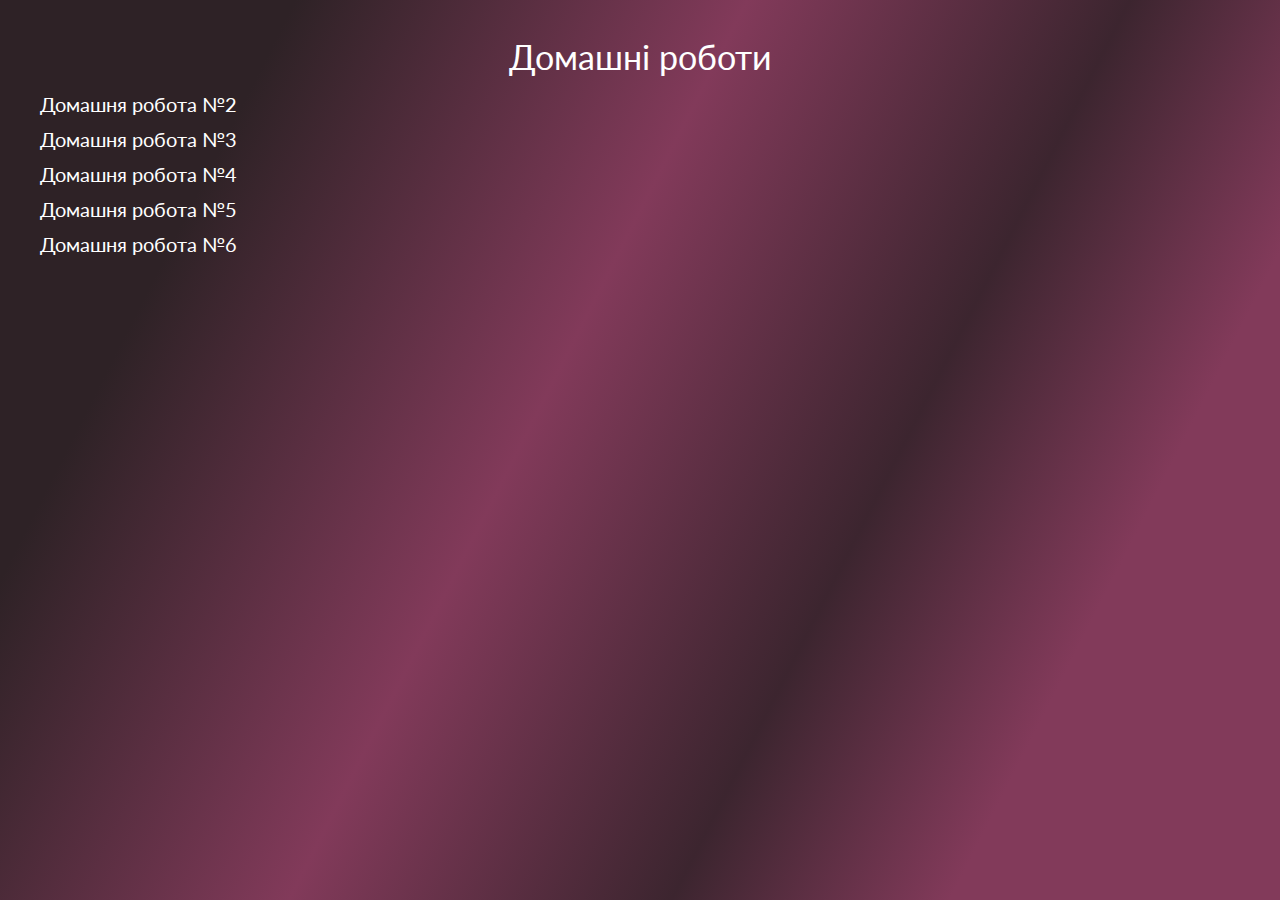
<file: index.html>
<!DOCTYPE html>
<html lang="uk">

<head>
	<meta charset="UTF-8">
	<meta name="viewport" content="width=device-width, initial-scale=1.0">
	<link rel="stylesheet" href="css/style.css">
	<title>Домашні роботи на github.com</title>
</head>

<body>
	<div class="container">
		<h1>Домашні роботи</h1>
		<ul>
			<li>
				<a href="homework_02/index.html">Домашня робота №2</a>
			</li>
			<li>
				<a href="homework_03/index.html">Домашня робота №3</a>
			</li>
			<li>
				<a href="homework_04/index.html">Домашня робота №4</a>
			</li>
			<li>
				<a href="homework_05/index.html">Домашня робота №5</a>
			</li>
			<li>
				<a href="homework_06/index.html">Домашня робота №6</a>
			</li>
		</ul>
	</div>
</body>

</html>
</file>
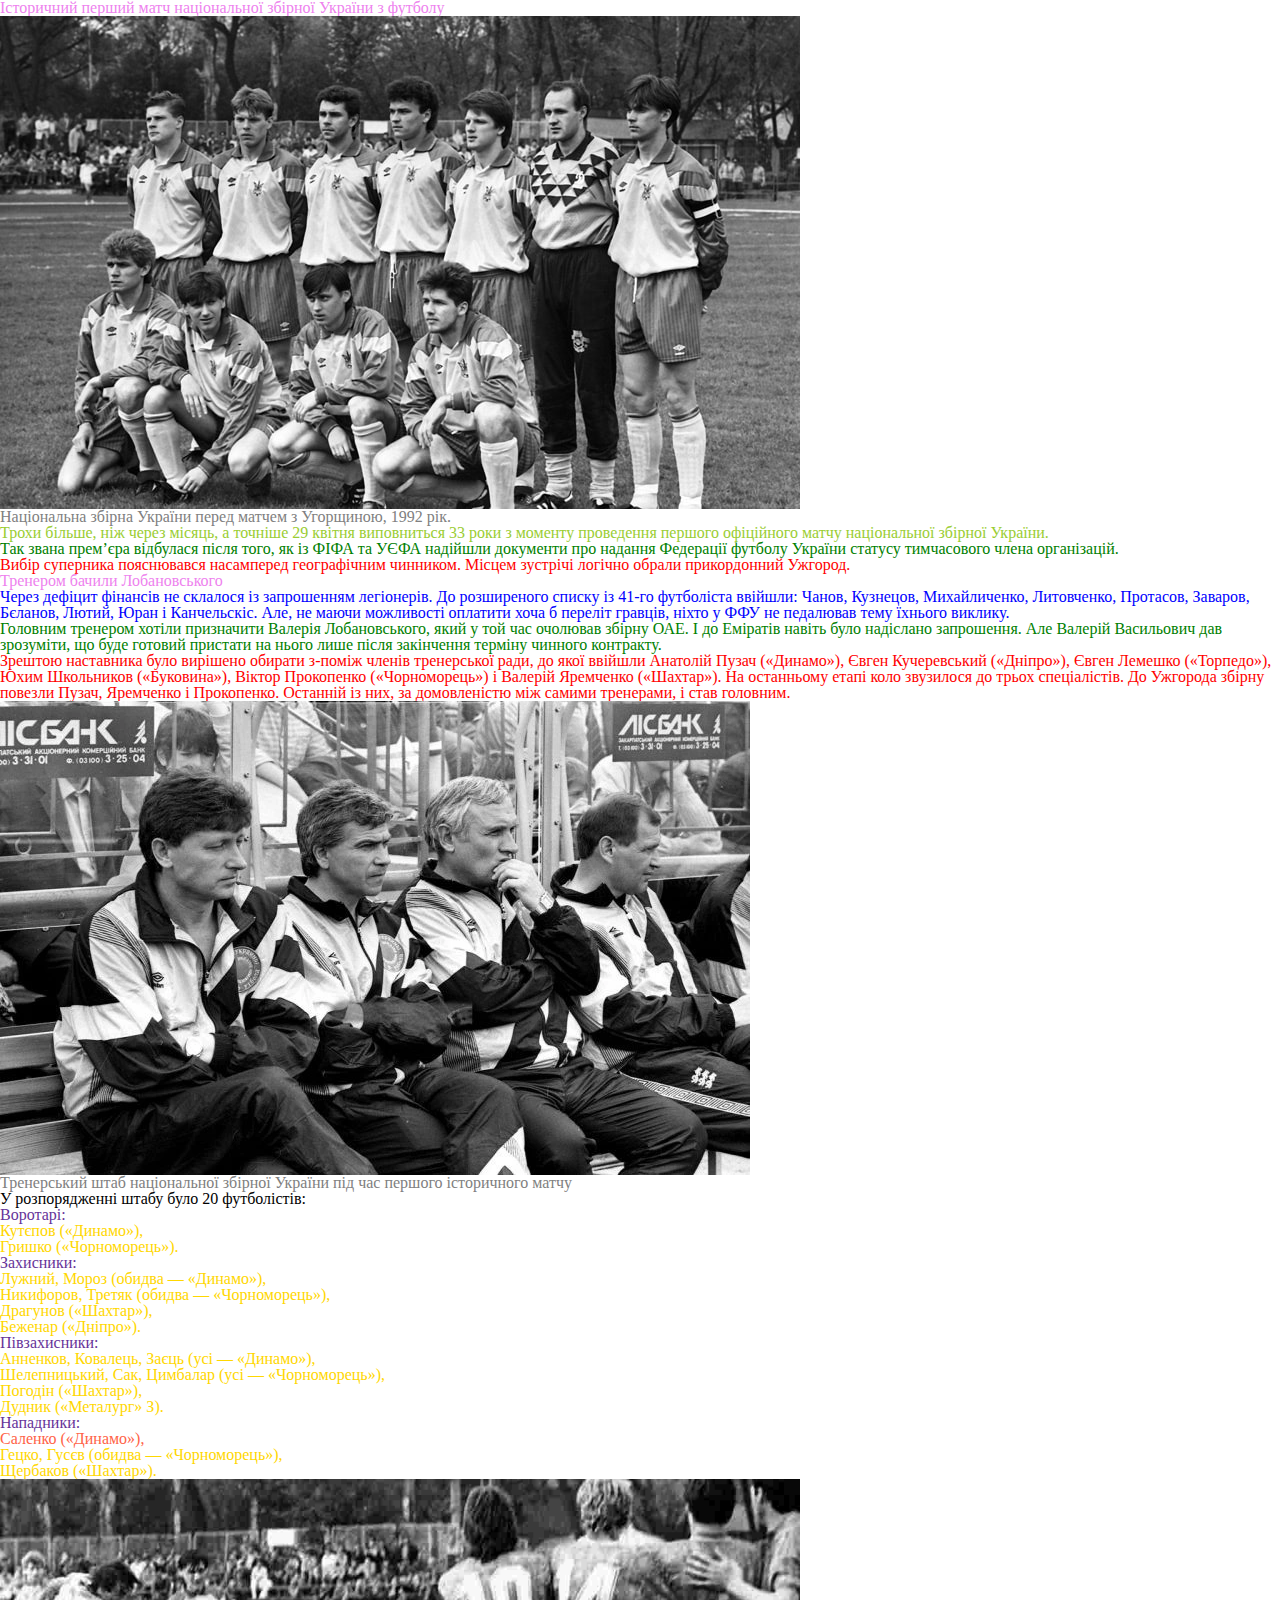
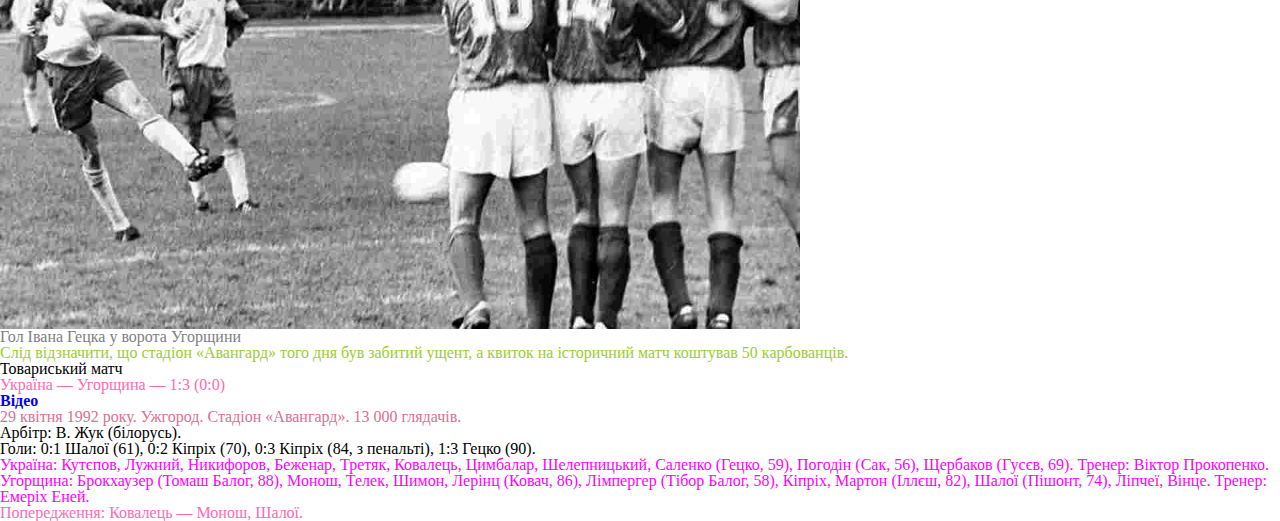
<file: homework_03/index.html>
<!DOCTYPE html>
<html lang="uk">

	<head>
		<meta charset="UTF-8">
		<meta name="viewport" content="width=device-width, initial-scale=1.0">
		<title>Збірна України</title>
		<link rel="stylesheet" href="css/style.css">
	</head>

	<body>
		<header></header>
		<main>
			<div class="article">
				<h1>Історичний перший матч національної збірної України з футболу</h1>
				<img src="images/photo_01.jpg"
					alt="Командне фото національної збірної України перед першим матчем в історії">
				<div class="description">Національна збірна України перед матчем з
					Угорщиною, 1992 рік.</div>
				<p>Трохи більше, ніж через місяць, а точніше 29 квітня виповниться 33 роки з
					моменту проведення першого
					офіційного матчу національної збірної України.</p>
				<p class="text">Так звана прем’єра відбулася після того, як із ФІФА та УЄФА
					надійшли документи про надання
					Федерації
					футболу
					України статусу тимчасового члена організацій.</p>
				<p class="text red">Вибір суперника пояснювався насамперед географічним
					чинником. Місцем зустрічі логічно
					обрали прикордонний
					Ужгород.</p>
				<h2>Тренером бачили Лобановського</h2>
				<p>Через дефіцит фінансів не склалося із запрошенням легіонерів. До
					розширеного списку із 41-го футболіста
					ввійшли: Чанов, Кузнецов, Михайличенко, Литовченко, Протасов, Заваров,
					Бєланов, Лютий, Юран і
					Канчельскіс.
					Але, не маючи можливості оплатити хоча б переліт гравців, ніхто у ФФУ не
					педалював тему їхнього виклику.
				</p>
				<p class="text">Головним тренером хотіли призначити Валерія Лобановського,
					який у той час очолював збірну
					ОАЕ. І до
					Еміратів
					навіть було надіслано запрошення. Але Валерій Васильович дав зрозуміти, що
					буде готовий пристати на
					нього
					лише після закінчення терміну чинного контракту.</p>
				<p class="text red">Зрештою наставника було вирішено обирати з-поміж членів
					тренерської ради, до якої
					ввійшли Анатолій Пузач
					(«Динамо»), Євген Кучеревський («Дніпро»), Євген Лемешко («Торпедо»), Юхим
					Школьников («Буковина»),
					Віктор
					Прокопенко («Чорноморець») і Валерій Яремченко («Шахтар»). На останньому
					етапі коло звузилося до трьох
					спеціалістів. До Ужгорода збірну повезли Пузач, Яремченко і Прокопенко.
					Останній із них, за домовленістю
					між
					самими тренерами, і став головним.</p>
				<img src="images/photo_02.jpg"
					alt="Тренери національної збірної України на лавці під час дебютного матчу збірної">
				<div class="description">Тренерський штаб національної збірної України під
					час першого історичного матчу
				</div>
				<div>У розпорядженні штабу було 20 футболістів: </div>
				<ol>
					<li class="position">
						Воротарі:<ul>
							<li>Кутєпов («Динамо»), </li>
							<li>Гришко («Чорноморець»).</li>
						</ul>
					</li>
					<li class="position">
						Захисники: <ul>
							<li>Лужний, Мороз (обидва — «Динамо»), </li>
							<li>Никифоров, Третяк (обидва — «Чорноморець»), </li>
							<li>Драгунов («Шахтар»), </li>
							<li>Беженар («Дніпро»).</li>
						</ul>
					</li>
					<li class="position">
						Півзахисники: <ul>
							<li>Анненков, Ковалець, Заєць (усі — «Динамо»), </li>
							<li>Шелепницький, Сак, Цимбалар (усі — «Чорноморець»), </li>
							<li>Погодін («Шахтар»), </li>
							<li>Дудник («Металург» З).</li>
						</ul>
						<li class="position">
							Нападники: <ul>
								<li id="forward">Саленко («Динамо»), </li>
								<li>Гецко, Гусєв (обидва — «Чорноморець»), </li>
								<li>Щербаков («Шахтар»).</li>
							</ul>
						</li>
					</ol>
					<img width="800" src="images/photo_03.jpg"
						alt="Гол Івана Гецка в першому матчі збірної України в ворота Угорщини">
					<div class="description">Гол Івана Гецка у ворота Угорщини</div>
					<p>Слід відзначити, що стадіон «Авангард» того дня був забитий ущент, а
						квиток на історичний матч коштував
						50
						карбованців.</p>
					<div>Товариський матч </div>
					<div class="result">Україна — Угорщина — 1:3 (0:0)</div>
					<a class="link" href="https://www.youtube.com/watch?v=eLZTnf4CpDk"
						target="_blank"><b>Відео</b></a>
					<div class="date">29 квітня 1992 року. Ужгород. Стадіон «Авангард». 13 000
						глядачів.</div>
					<div>Арбітр: В. Жук (білорусь).</div>
					<div class="goals">Голи: 0:1 Шалої (61), 0:2 Кіпріх (70), 0:3 Кіпріх (84, з
						пенальті), 1:3 Гецко (90).</div>
					<div class="squad">Україна: Кутєпов, Лужний, Никифоров, Беженар, Третяк,
						Ковалець, Цимбалар, Шелепницький,
						Саленко (Гецко,
						59),
						Погодін (Сак, 56), Щербаков (Гусєв, 69). Тренер: Віктор Прокопенко.</div>
					<div class="squad">Угорщина: Брокхаузер (Томаш Балог, 88), Монош, Телек,
						Шимон, Лерінц (Ковач, 86),
						Лімпергер (Тібор
						Балог, 58),
						Кіпріх, Мартон (Іллєш, 82), Шалої (Пішонт, 74), Ліпчеї, Вінце. Тренер:
						Емеріх Еней.</div>
					<div class="cards">Попередження: Ковалець — Монош, Шалої.</div>
				</div>
			</main>
			<footer></footer>
		</body>

	</html>
</file>
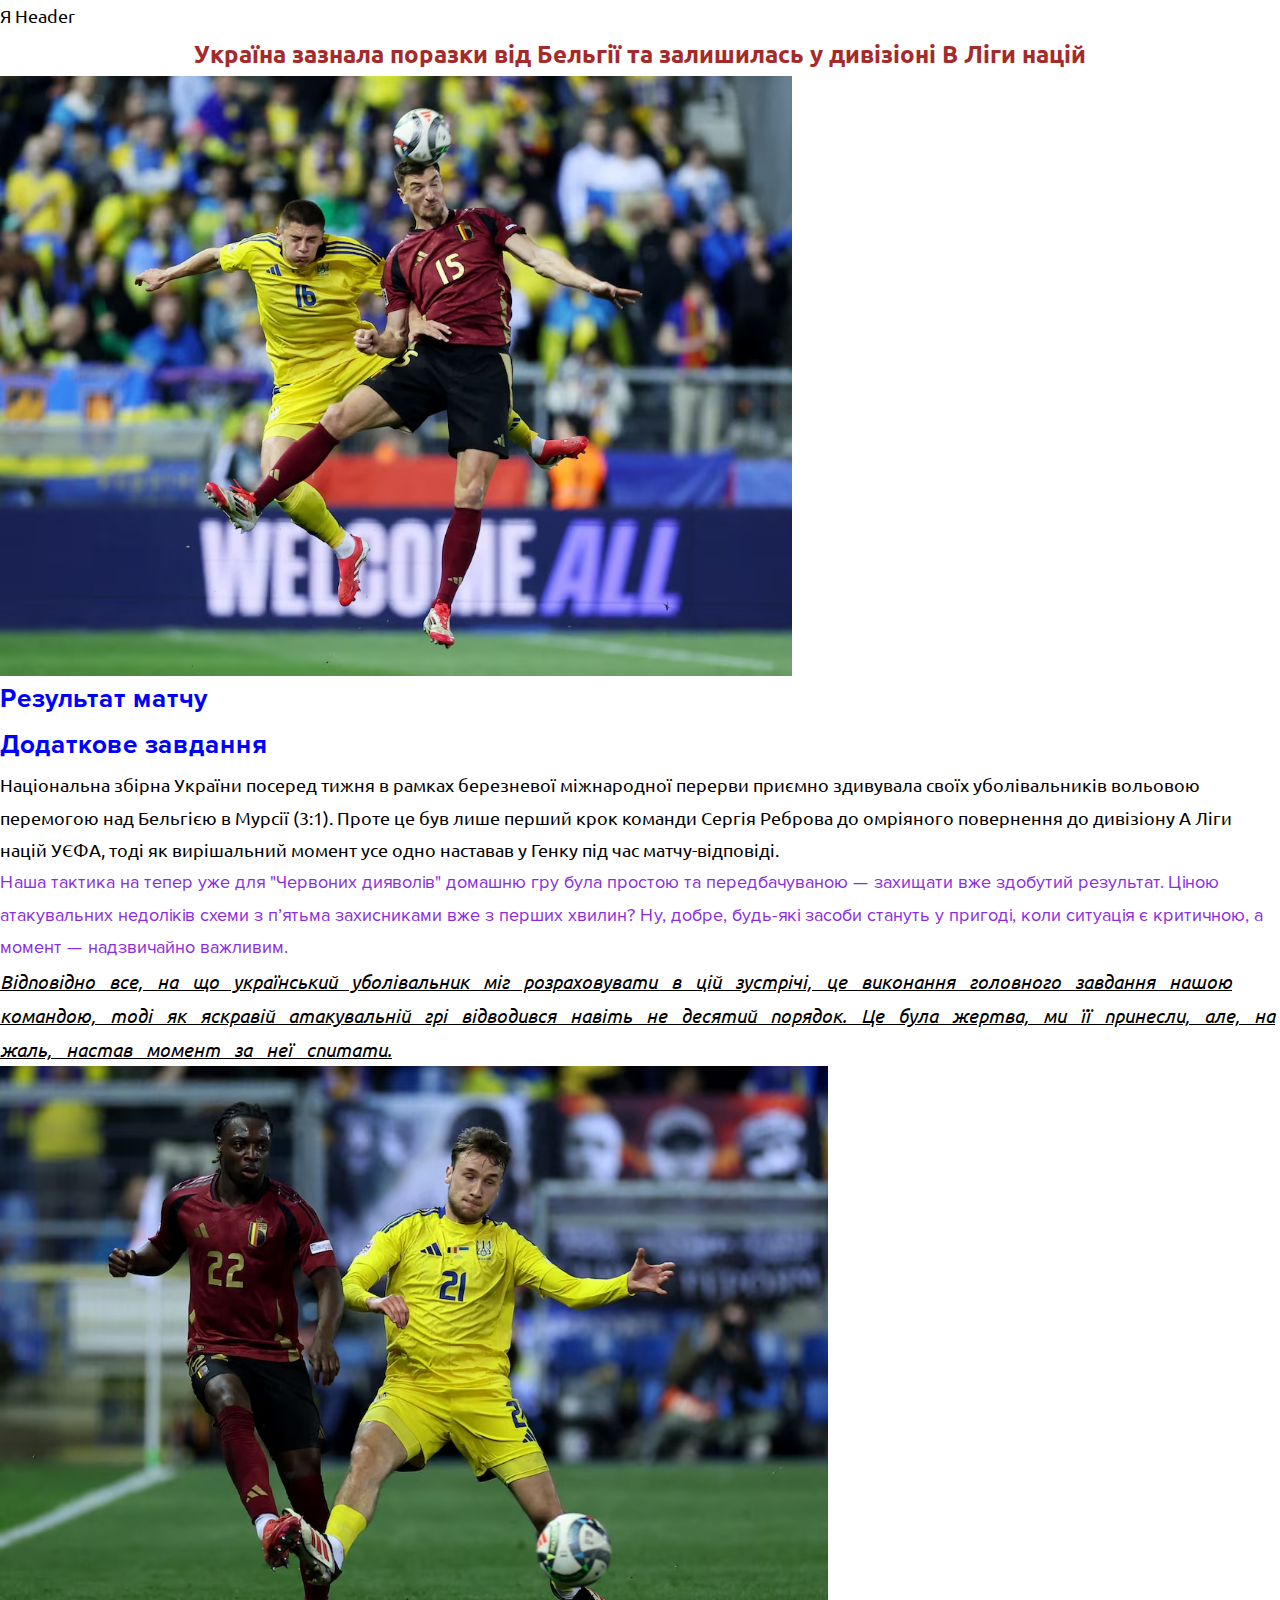
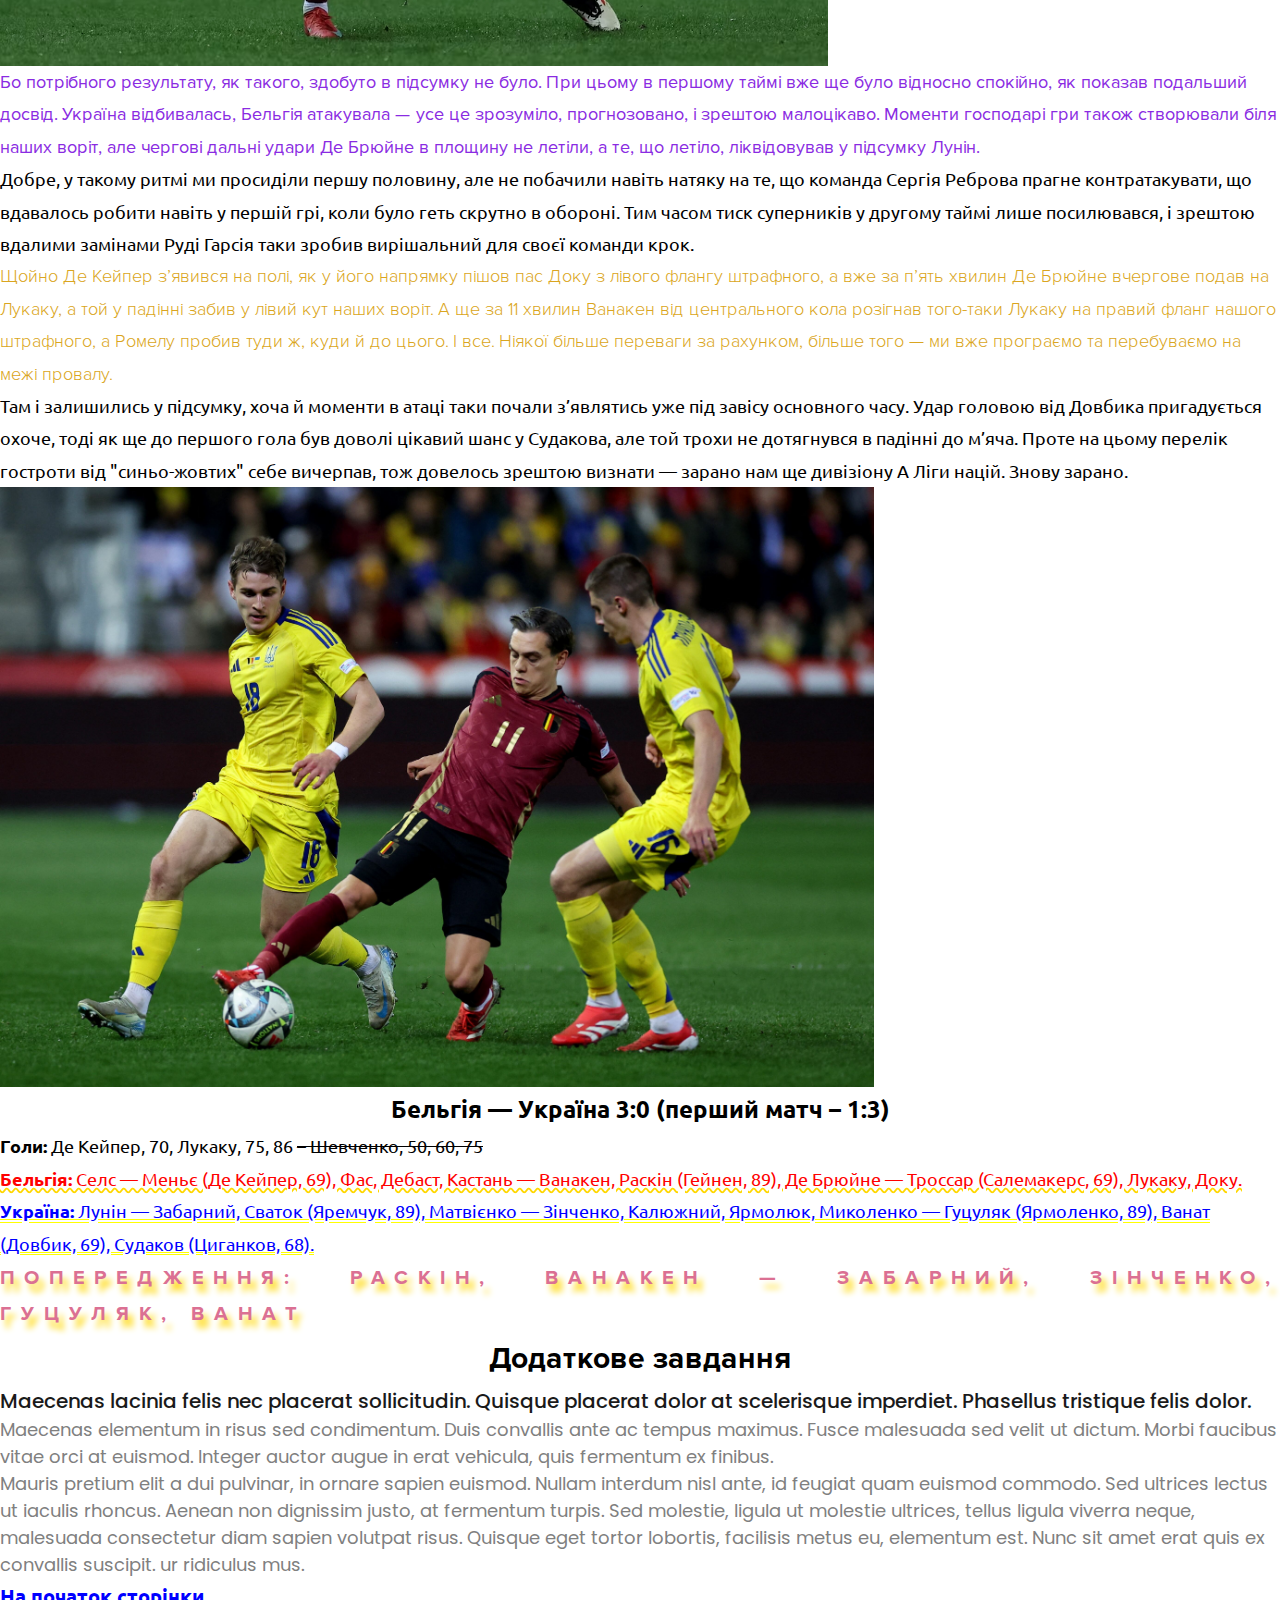
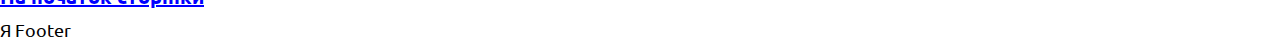
<file: homework_04/index.html>
<!DOCTYPE html>
<html lang="zxx">

<head>
    <meta charset="UTF-8">
    <meta name="viewport" content="width=device-width, initial-scale=1.0">
    <title>Бельгія - Україна 3:0</title>
    <link rel="stylesheet" href="css/style.css">
    <link href="https://fonts.googleapis.com/css?family=Ubuntu:300italic,regular,700&display=swap" rel="stylesheet">
    <link href="https://fonts.googleapis.com/css?family=Poppins:regular,500&display=swap" rel="stylesheet">
</head>

<body>
    <header>
        Я Header
    </header>
    <main>
        <div>
            <h1 id="start">Україна зазнала поразки від Бельгії та залишилась у дивізіоні B Ліги націй</h1>
            <img height="600" src="images/photo_01.jpg"
                alt="Матч Бельгія - Україна, повітряна боротьба Миколенка і Меньє">
            <div>
                <ul>
                    <li><a href="#result">Результат матчу</a></li>
                    <li><a href="#h2">Додаткове завдання</a></li>
                </ul>
            </div>
            <div class="section_1">
                <p>Національна збірна України посеред тижня в рамках березневої міжнародної перерви приємно здивувала
                    своїх
                    уболівальників вольовою перемогою над Бельгією в Мурсії (3:1). Проте це був лише перший крок команди
                    Сергія
                    Реброва до омріяного повернення до дивізіону A Ліги націй УЄФА, тоді як вирішальний момент усе одно
                    наставав
                    у Генку під час матчу-відповіді.</p>
                <p class="description">Наша тактика на тепер уже для "Червоних дияволів" домашню гру була простою та
                    передбачуваною —
                    захищати
                    вже
                    здобутий результат. Ціною атакувальних недоліків схеми з п’ятьма захисниками вже з перших хвилин?
                    Ну,
                    добре,
                    будь-які засоби стануть у пригоді, коли ситуація є критичною, а момент — надзвичайно важливим.</p>
                <p class="italic">Відповідно все, на що український уболівальник міг розраховувати в цій зустрічі, це
                    виконання
                    головного
                    завдання нашою командою, тоді як яскравій атакувальній грі відводився навіть не десятий порядок. Це
                    була
                    жертва, ми її принесли, але, на жаль, настав момент за неї спитати.</p>
                <img height="600" src="images/photo_02.jpg" alt="Матч Бельгія - Україна, боротьба Доку і Ваната">
                <p class="description">Бо потрібного результату, як такого, здобуто в підсумку не було. При цьому в
                    першому таймі вже ще
                    було
                    відносно спокійно, як показав подальший досвід. Україна відбивалась, Бельгія атакувала — усе це
                    зрозуміло,
                    прогнозовано, і зрештою малоцікаво. Моменти господарі гри також створювали біля наших воріт, але
                    чергові
                    дальні удари Де Брюйне в площину не летіли, а те, що летіло, ліквідовував у підсумку Лунін.</p>
                <p>Добре, у такому ритмі ми просиділи першу половину, але не побачили навіть натяку на те, що команда
                    Сергія
                    Реброва прагне контратакувати, що вдавалось робити навіть у першій грі, коли було геть скрутно в
                    обороні.
                    Тим часом тиск суперників у другому таймі лише посилювався, і зрештою вдалими замінами Руді Гарсія
                    таки
                    зробив вирішальний для своєї команди крок.</p>
                <p class="description__light"> Щойно Де Кейпер з’явився на полі, як у його напрямку пішов пас Доку з
                    лівого флангу штрафного, а вже
                    за
                    п’ять
                    хвилин Де Брюйне вчергове подав на Лукаку, а той у падінні забив у лівий кут наших воріт. А ще за 11
                    хвилин
                    Ванакен від центрального кола розігнав того-таки Лукаку на правий фланг нашого штрафного, а Ромелу
                    пробив
                    туди ж, куди й до цього. І все. Ніякої більше переваги за рахунком, більше того — ми вже програємо
                    та
                    перебуваємо на межі провалу.</p>
                <p>Там і залишились у підсумку, хоча й моменти в атаці таки почали з’являтись уже під завісу основного
                    часу.
                    Удар головою від Довбика пригадується охоче, тоді як ще до першого гола був доволі цікавий шанс у
                    Судакова,
                    але той трохи не дотягнувся в падінні до м’яча. Проте на цьому перелік гостроти від "синьо-жовтих"
                    себе
                    вичерпав, тож довелось зрештою визнати — зарано нам ще дивізіону A Ліги націй. Знову зарано.</p>
                <img height="600" src="images/photo_03.jpg"
                    alt="Матч Бельгія - Україна, Троссар в оточенні гравців збірної України">
                <p id="result">Бельгія — Україна 3:0 (перший матч – 1:3)</p>
                <p><b>Голи:</b> Де Кейпер, 70, Лукаку, 75, 86 <span class="fake_info">– Шевченко, 50, 60, 75</span></p>
                <p class="squad_belgium"><b>Бельгія:</b> селс — меньє (де кейпер, 69), фас, дебаст, кастань — ванакен,
                    раскін (гейнен, 89), де
                    брюйне
                    —
                    троссар (салемакерс, 69), лукаку, доку.
                </p>
                <p class="squad_ukraine"><b>Україна:</b> лунін — забарний, сваток (яремчук, 89), матвієнко — зінченко,
                    калюжний, ярмолюк,
                    миколенко —
                    гуцуляк
                    (ярмоленко, 89), ванат (довбик, 69), судаков (циганков, 68).</p>
                <p class="cards"><b>Попередження:</b> Раскін, Ванакен — Забарний, Зінченко, Гуцуляк, Ванат</p>
            </div>
            <h2 id="h2">Додаткове завдання</h2>
            <div class="section_2">
                <p class="section_2_dark">Maecenas lacinia felis nec placerat sollicitudin. Quisque placerat dolor at
                    scelerisque imperdiet.
                    Phasellus tristique felis dolor.</p>
                <p class="section_2_light">Maecenas elementum in risus sed condimentum. Duis convallis ante ac tempus
                    maximus. Fusce malesuada
                    sed velit ut dictum. Morbi faucibus vitae orci at euismod. Integer auctor augue in erat vehicula,
                    quis fermentum ex finibus.</p>
                <p class="section_2_light">Mauris pretium elit a dui pulvinar, in ornare sapien euismod. Nullam interdum
                    nisl ante, id feugiat
                    quam euismod commodo. Sed ultrices lectus ut iaculis rhoncus. Aenean non dignissim justo, at
                    fermentum turpis. Sed molestie, ligula ut molestie ultrices, tellus ligula viverra neque, malesuada
                    consectetur diam sapien volutpat risus.
                    Quisque eget tortor lobortis, facilisis metus eu, elementum est. Nunc sit amet erat quis ex
                    convallis suscipit. ur ridiculus mus.</p>
            </div>
            <a class="start_page" href="#start">На початок сторінки</a>
        </div>
    </main>
    <footer>
        Я Footer
    </footer>
</body>

</html>
</file>
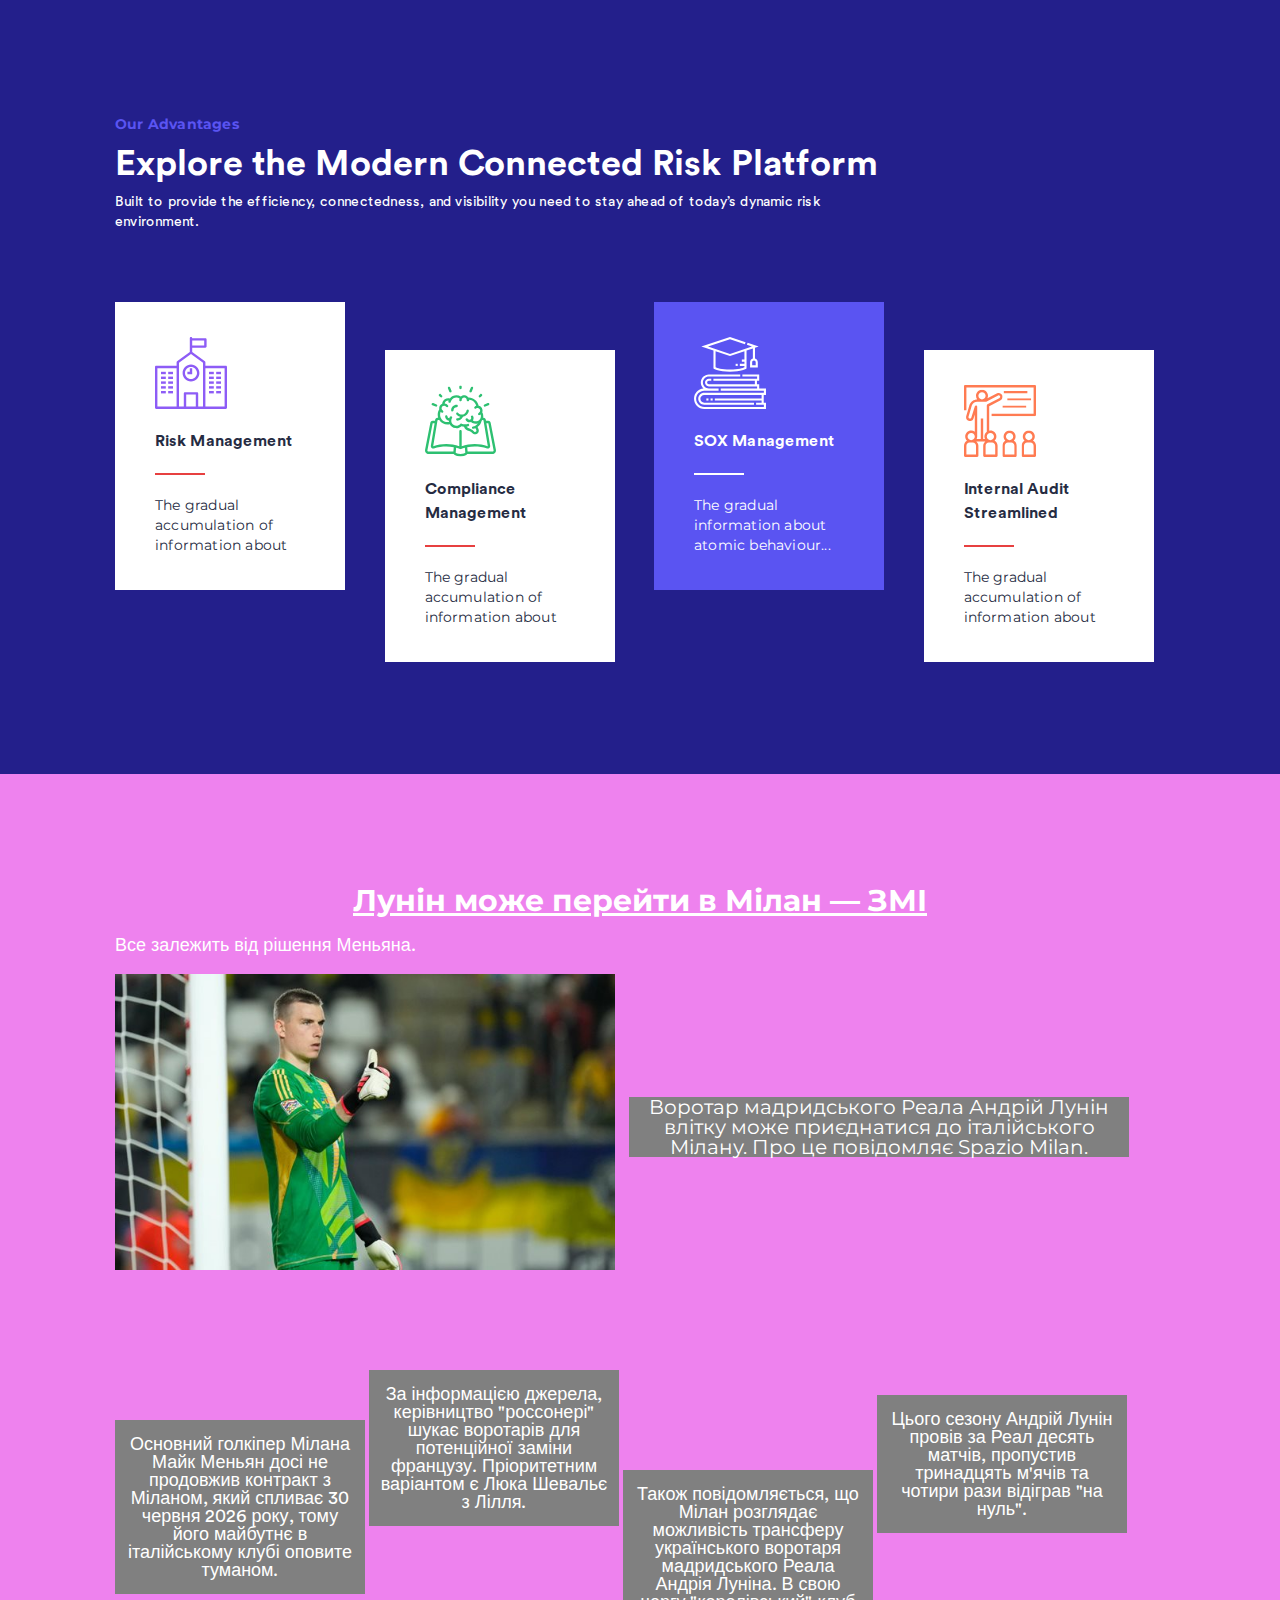
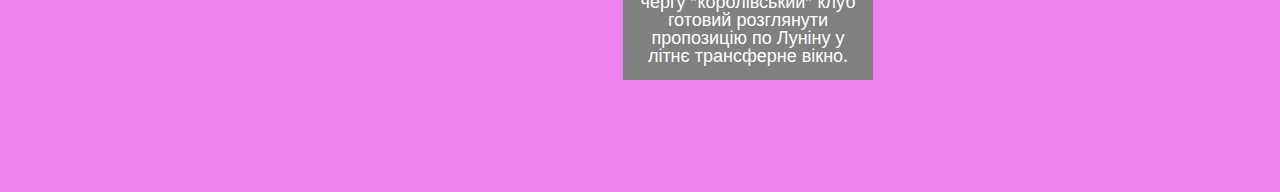
<file: homework_05/index.html>
<!DOCTYPE html>
<html lang="zxx">

<head>
    <meta charset="UTF-8">
    <meta name="viewport" content="width=device-width, initial-scale=1.0">
    <title>Домашня робота #5</title>
    <link href="https://fonts.googleapis.com/css?family=Montserrat:regular,700&display=swap" rel="stylesheet">
    <link rel="stylesheet" href="css/style.css">
</head>

<body>
    <div class="wrapper">
        <header class="header">

        </header>

        <main class="page">
            <div class="section_1">
                <div class="container">
                    <div class="title_box">
                        <div class="title">
                            <div class="title_desc">Our Advantages</div>
                            <div class="title_name">
                                <h2>Explore the Modern Connected Risk Platform
                                </h2>
                            </div>
                            <div class="title_content">
                                <p>Built to provide the efficiency, connectedness, and visibility you need
                                    to stay ahead of
                                    today’s dynamic risk environment.</p>
                            </div>
                        </div>
                    </div>
                    <div class="items">
                        <div class="item_one">
                            <div class="item_icon"><img src="images/svg_01.svg" alt="Risk Management icon"></div>
                            <div class="item_caption">
                                <h3>Risk Management</h3>
                            </div>
                            <div class="red_line"></div>
                            <div class="item_text">
                                <p class="item_info">The gradual
                                    accumulation of
                                    information about </p>
                            </div>
                        </div>
                        <div class="item_two">
                            <div class="item_icon"><img src="images/svg_02.svg" alt="Compliance Management icon"></div>
                            <div class="item_caption">
                                <h3>Compliance Management</h3>
                            </div>
                            <div class="red_line"></div>
                            <div class="item_text">
                                <p class="item_info">The gradual
                                    accumulation of
                                    information about </p>
                            </div>
                        </div>
                        <div class="item_three">
                            <div class="item_icon"><img src="images/svg_03.svg" alt="SOX Management icon"></div>
                            <div class="item_caption" id="sox_caption">
                                <h3>SOX Management</h3>
                            </div>
                            <div class="white_line"></div>
                            <div class="item_text">
                                <p class=" item_info">The gradual
                                    information about
                                    atomic behaviour...</p>
                            </div>
                        </div>
                        <div class="item_four">
                            <div class="item_icon"><img src="images/svg_04.svg" alt="Internal Audit Streamlined icon">
                            </div>
                            <div class="item_caption">
                                <h3>Internal Audit Streamlined</h3>
                            </div>
                            <div class="red_line"></div>
                            <div class="item_text">
                                <p class="item_info">The gradual
                                    accumulation of
                                    information about </p>
                            </div>
                        </div>
                    </div>
                </div>
            </div>
            <div class="section_2">
                <div class="container_2">
                    <h2 class="caption_section_2">Лунін може перейти в Мілан — ЗМІ</h2>
                    <div class="section_2_block_1">
                        <p>Все залежить від рішення Меньяна.</p>
                        <img class="img_section_2" src="images/photo_01.jpg"
                            alt="Андрій Лунін - голкіпер мадридського Реалу">
                        <span>Воротар мадридського Реала Андрій Лунін влітку може приєднатися до італійського Мілану.
                            Про це повідомляє Spazio Milan.</span>
                    </div>
                    <div class="section_2_block_2">
                        <div class="section_2_text" id="first_p">
                            <p>Основний голкіпер Мілана Майк Меньян досі не продовжив контракт з
                                Міланом, який спливає
                                30 червня 2026 року, тому його майбутнє в італійському клубі оповите туманом.</p>
                        </div>
                        <div class="section_2_text" id="second_p">
                            <p>За інформацією джерела, керівництво "россонері" шукає воротарів
                                для потенційної заміни
                                французу. Пріоритетним варіантом є Люка Шевальє з Лілля.</p>
                        </div>
                        <div class="section_2_text" id="third_p">
                            <p>Також повідомляється, що Мілан розглядає можливість трансферу
                                українського воротаря
                                мадридського Реала Андрія Луніна. В свою чергу "королівський" клуб готовий розглянути
                                пропозицію по Луніну у літнє трансферне вікно.</p>
                        </div>
                        <div class="section_2_text" id="fourth_p">
                            <p>Цього сезону Андрій Лунін провів за Реал десять матчів,
                                пропустив тринадцять м'ячів та
                                чотири рази відіграв "на нуль".</p>
                        </div>
                    </div>
                </div>
            </div>
        </main>

        <footer class="footer">

        </footer>
    </div>
</body>

</html>
</file>
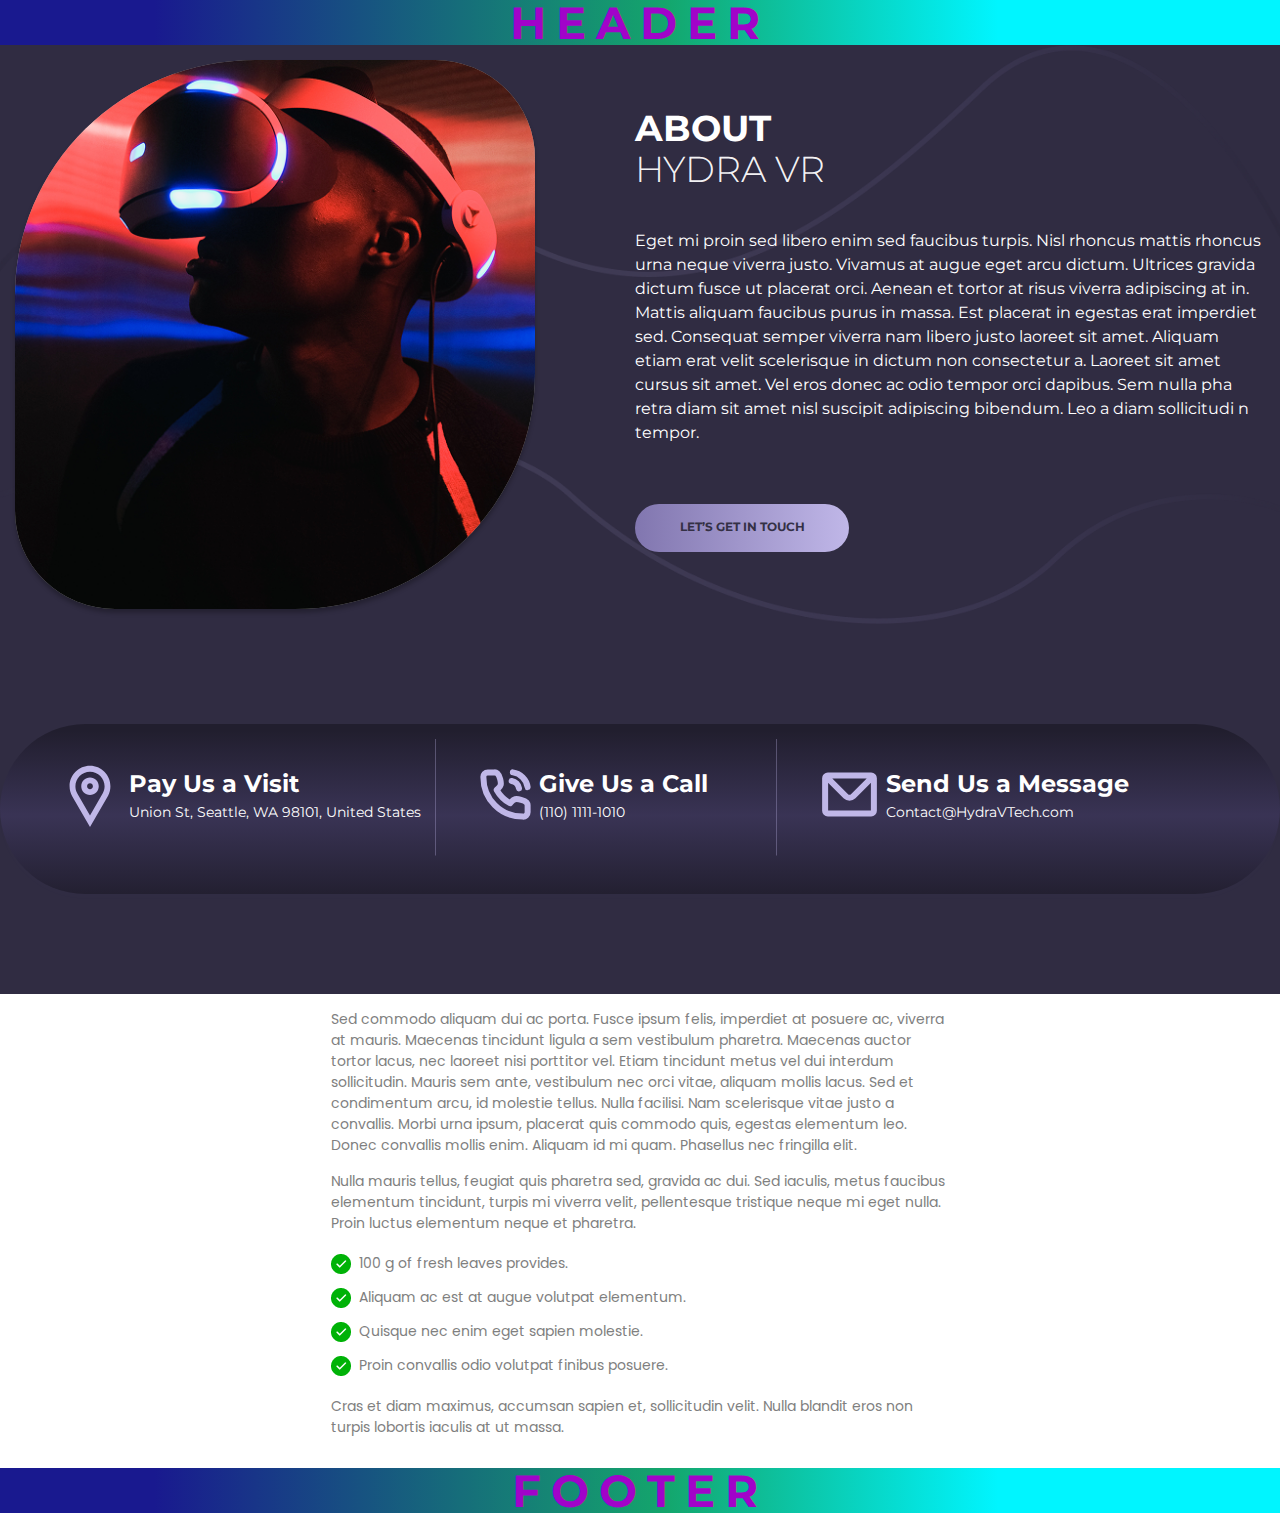
<file: homework_06/index.html>
<!DOCTYPE html>
<html lang="en">

<head>
    <meta charset="UTF-8">
    <meta name="viewport" content="width=device-width, initial-scale=1.0">
    <title>Homework #6</title>
    <link href="https://fonts.googleapis.com/css?family=Montserrat:300,regular,700&display=swap" rel="stylesheet">
    <link href="https://fonts.googleapis.com/css?family=Poppins:regular&display=swap" rel="stylesheet">
    <link rel="stylesheet" href="css/style.css">
</head>

<body>
    <div class="wrapper">
        <header class="header">
            Header
        </header>
        <main class="page">
            <div class="section_1">
                <div class="container">
                    <div class="pic">
                        <img id="virtuality" src="images/photo_01.png" alt="A man using a virtual reality headset">
                    </div>
                    <div class="content">
                        <h2 class="caption">
                            ABOUT
                        </h2>
                        <h3 class="caption_desc">
                            HYDRA VR
                        </h3>
                        <p class="description">
                            Eget mi proin sed libero enim sed faucibus turpis. Nisl rhoncus mattis rhoncus
                            urna neque viverra justo. Vivamus at augue eget arcu dictum. Ultrices gravida
                            dictum fusce ut placerat orci. Aenean et tortor at risus viverra adipiscing at in.
                            Mattis aliquam faucibus purus in massa. Est placerat in egestas erat imperdiet
                            sed. Consequat semper viverra nam libero justo laoreet sit amet. Aliquam
                            etiam erat velit scelerisque in dictum non consectetur a. Laoreet sit amet
                            cursus sit amet. Vel eros donec ac odio tempor orci dapibus. Sem nulla pha
                            retra diam sit amet nisl suscipit adipiscing bibendum. Leo a diam sollicitudi
                            n tempor.
                        </p>
                        <div class="button"><a href="#" class="push_button">LET’S GET IN TOUCH</a></div>
                    </div>
                </div>
            </div>
            <div class="section_2">
                <div class="container_2">
                    <div class="location">
                        <img class="icon" src="images/icon_01.svg" alt="location icon">
                        <div class="contact_info">
                            <p class="contact_title">Pay Us a Visit</p>
                            <p class="contact_desc">Union St, Seattle, WA 98101, United States</p>
                        </div>
                    </div>
                    <img src="images/vector_03.png" alt="vertical line">
                    <div class="phone">
                        <img class="icon" src="images/icon_02.svg" alt="phone icon">
                        <div class="contact_info">
                            <p class="contact_title">Give Us a Call</p>
                            <p class="contact_desc">(110) 1111-1010</p>
                        </div>
                    </div>
                    <img src="images/vector_03.png" alt="vertical line">
                    <div class="mail">
                        <img class="icon" src="images/icon_03.svg" alt="mail icon">
                        <div class="contact_info">
                            <p class="contact_title">Send Us a Message</p>
                            <p class="contact_desc">Contact@HydraVTech.com</p>
                        </div>
                    </div>
                </div>
            </div>
            <div class="ecobazar">
                <div class="container_3">
                    <div class="text">
                        <p>Sed commodo aliquam dui ac porta. Fusce ipsum felis, imperdiet at posuere ac, viverra at
                            mauris.
                            Maecenas tincidunt ligula a sem vestibulum pharetra. Maecenas auctor tortor lacus, nec
                            laoreet
                            nisi porttitor vel. Etiam tincidunt metus vel dui interdum sollicitudin. Mauris sem ante,
                            vestibulum nec orci vitae, aliquam mollis lacus. Sed et condimentum arcu, id molestie
                            tellus.
                            Nulla facilisi. Nam scelerisque vitae justo a convallis. Morbi urna ipsum, placerat quis
                            commodo
                            quis, egestas elementum leo. Donec convallis mollis enim. Aliquam id mi quam. Phasellus nec
                            fringilla elit.</p>
                        <p>Nulla mauris tellus, feugiat quis pharetra sed, gravida ac dui. Sed iaculis, metus faucibus
                            elementum tincidunt, turpis mi viverra velit, pellentesque tristique neque mi eget nulla.
                            Proin
                            luctus elementum neque et pharetra.</p>
                    </div>
                    <div class="list-items">
                        <ul>
                            <li class="item">100 g of fresh leaves provides.</li>
                            <li class="item">Aliquam ac est at augue volutpat elementum.</li>
                            <li class="item">Quisque nec enim eget sapien molestie.</li>
                            <li class="item">Proin convallis odio volutpat finibus posuere.</li>
                        </ul>
                    </div>
                    <div class="text">
                        <p>Cras et diam maximus, accumsan sapien et, sollicitudin velit. Nulla blandit eros non turpis
                            lobortis iaculis at ut massa.</p>
                    </div>
                </div>
            </div>
        </main>
        <footer class="footer">
            Footer
        </footer>
    </div>
</body>

</html>
</file>
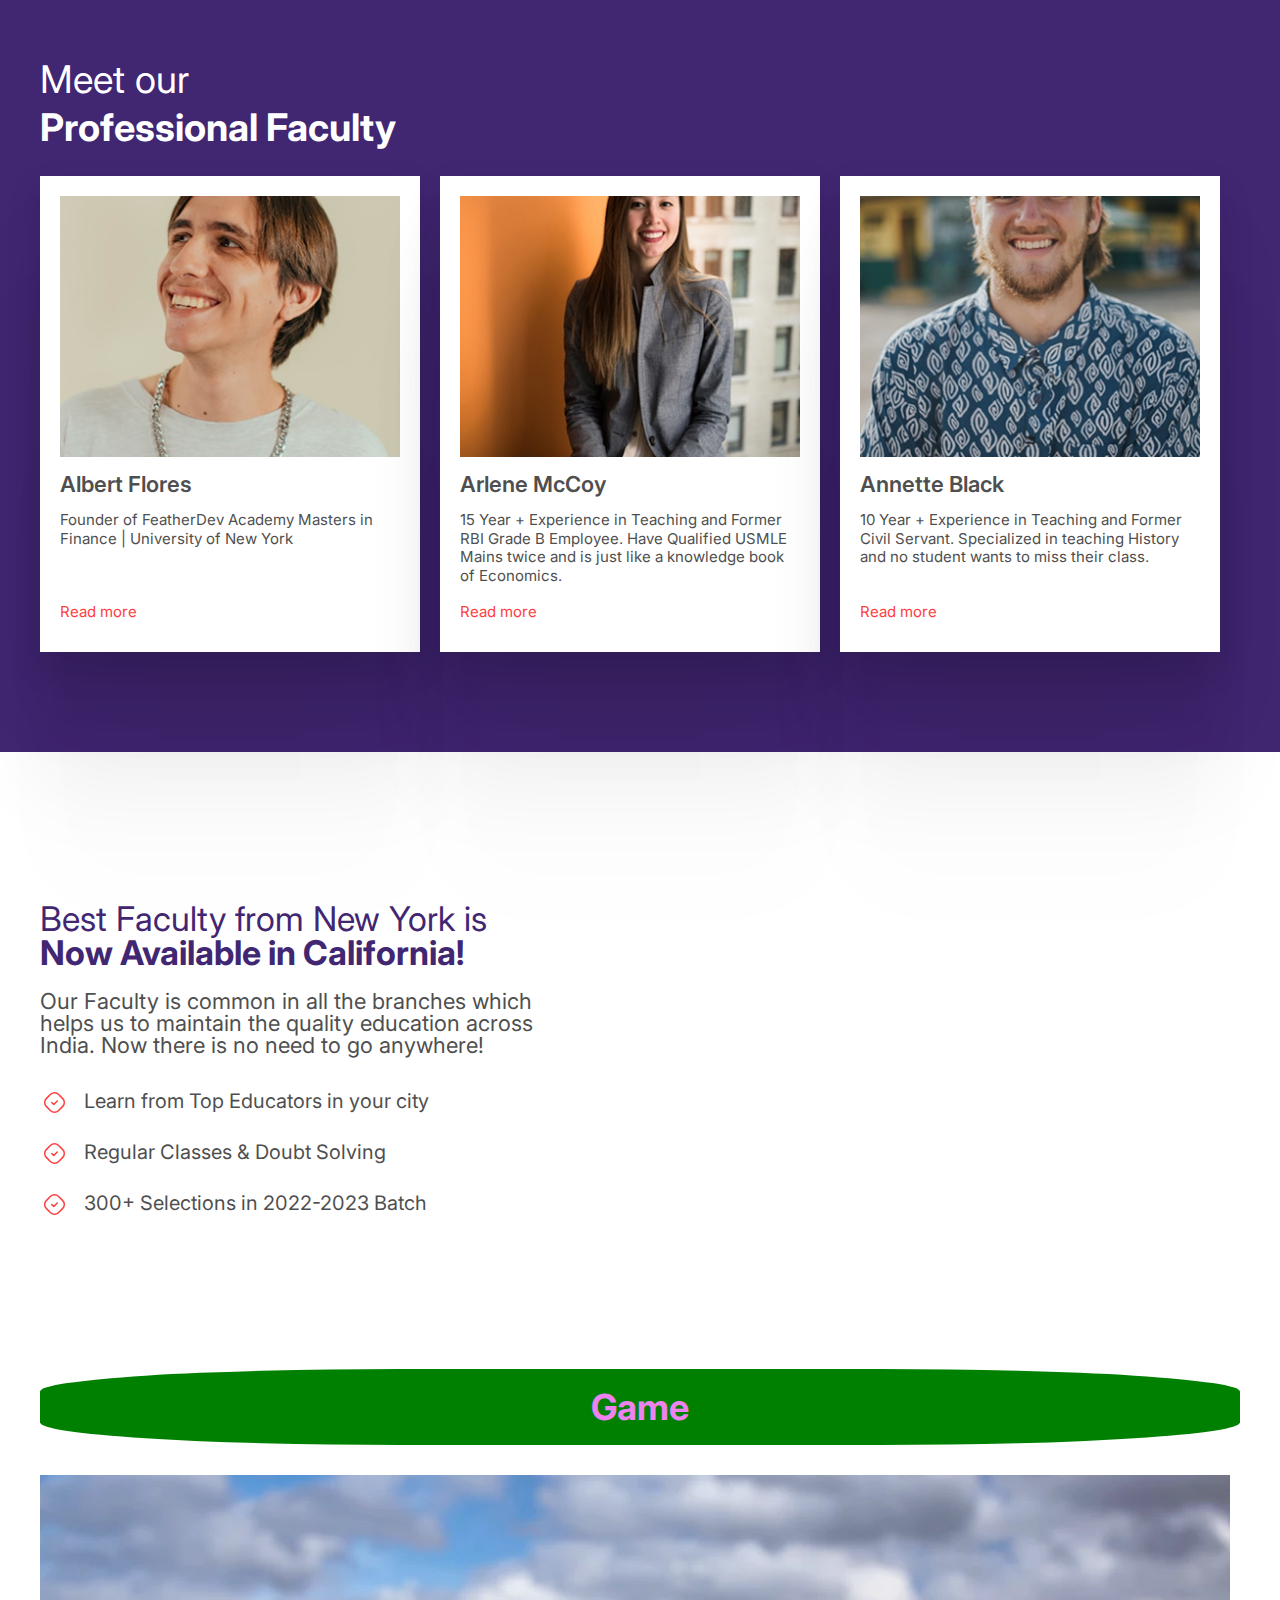
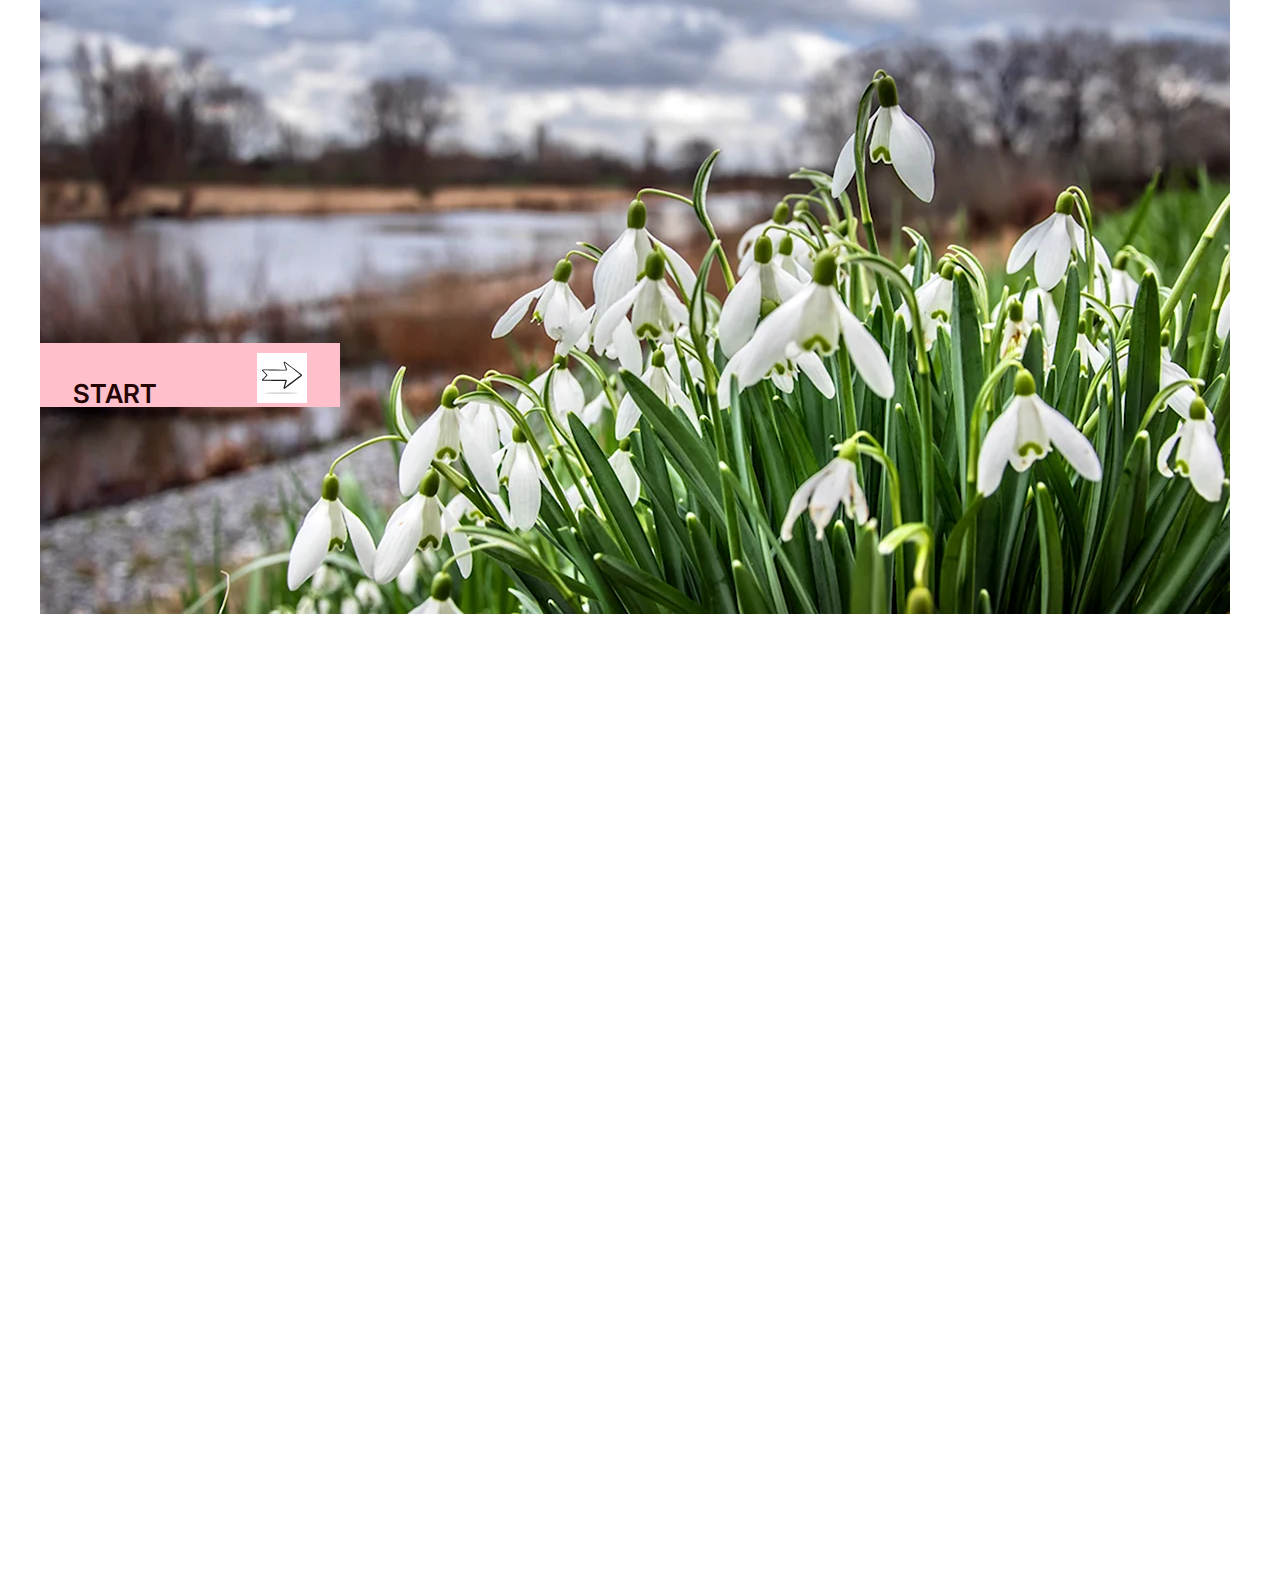
<file: homework_07/index.html>
<!DOCTYPE html>
<html lang="en">

<head>
    <meta charset="UTF-8">
    <meta name="viewport" content="width=device-width, initial-scale=1.0">
    <title>Homework #7</title>
    <link href="https://fonts.googleapis.com/css?family=Inter:regular,600,700&display=swap" rel="stylesheet">
    <link rel="stylesheet" href="css/style.css">
</head>

<body>
    <div class="wrapper">
        <header class="header"></header>
        <main>
            <div class="section_1">
                <div class="container">
                    <div class="title">
                        <div class="title__description">Meet our</div>
                        <div class="title__description--bold">Professional Faculty</div>
                    </div>
                    <div class="cards">
                        <div class="item-card">
                            <img src="images/photo_01.jpg"
                                alt="A smiling man wearing a chain necklace, showcasing a friendly expression and casual style."
                                class="item-card__picture">
                            <h4 class="item-card__title">Albert Flores</h4>
                            <p class="item-card__subtitle">Founder of FeatherDev Academy
                                Masters in Finance | University of New York </p>
                            <a href="#" class="item-card__info">Read more</a>
                        </div>
                        <div class="item-card">
                            <img src="images/photo_02.jpg"
                                alt="A young woman in a suit and tie sits confidently in front of a large window, showcasing a professional demeanor."
                                class="item-card__picture">
                            <h4 class="item-card__title">Arlene McCoy</h4>
                            <p class="item-card__subtitle">15 Year + Experience in Teaching and Former RBI Grade B
                                Employee.
                                Have Qualified USMLE Mains twice and is just like a knowledge book of Economics.</p>
                            <a href="#" class="item-card__info">Read more</a>
                        </div>
                        <div class="item-card">
                            <img src="images/photo_03.jpg"
                                alt="A man with long hair wearing a blue shirt smiles warmly at the camera."
                                class="item-card__picture">
                            <h4 class="item-card__title">Annette Black</h4>
                            <p class="item-card__subtitle">10 Year + Experience in Teaching and Former Civil Servant.
                                Specialized in teaching History and no student wants to miss their class.</p>
                            <a href="#" class="item-card__info">Read more</a>
                        </div>
                    </div>
                </div>
            </div>
            <div class="section_2">
                <div class="container">
                    <div class="info">
                        <div class="info__title">
                            <h3 class="info__caption">Best Faculty from New York is</h3>
                            <h3 class="info__caption--bold">Now Available in California!</h3>
                        </div>
                        <p class="info__subtitle">Our Faculty is common in all the branches which helps us to maintain
                            the
                            quality education across India. Now there is no need to go anywhere!</p>
                        <ul class="info__list">
                            <li class="info__li">Learn from Top Educators in your city</li>
                            <li class="info__li">Regular Classes & Doubt Solving</li>
                            <li class="info__li">300+ Selections in 2022-2023 Batch</li>
                        </ul>
                    </div>
                </div>
            </div>
            <div class="section_3">
                <div class="container">
                    <h3 class="game-title">Game</h3>
                    <div class="blocks-game">
                        <div class="blocks-game__element01">Start</div>
                        <div class="blocks-game__element02"></div>
                        <div class="blocks-game__element03"></div>
                        <div class="blocks-game__element04"></div>
                        <div class="blocks-game__element05"></div>
                        <div class="blocks-game__element06"></div>
                        <div class="blocks-game__element07"></div>
                        <div class="blocks-game__element08"></div>
                        <a href="#dream" class="blocks-game__element09"> <svg width="200" height="200"
                                viewBox="0 0 200 200" xmlns="http://www.w3.org/2000/svg">
                                <!-- Тінь кнопки -->
                                <circle cx="100" cy="105" r="60" fill="#a00" opacity="0.3" />

                                <!-- Основна кнопка -->
                                <circle cx="100" cy="100" r="60" fill="red" stroke="#800" stroke-width="5" />

                                <!-- Напис "Пуск" -->
                                <text x="100" y="110" text-anchor="middle" font-size="28" font-family="Arial"
                                    fill="white" font-weight="bold">
                                    Пуск
                                </text>
                            </svg></a>
                        <div class="fire" id="dream"><img class="spring_vibes" src="images/photo_04.jpg"
                                alt="A dramatic scene depicting the burning of Moscow, with flames engulfing buildings and smoke rising into the sky.">
                        </div>
                    </div>
                </div>
            </div>
        </main>
        <footer class="footer"></footer>
    </div>
</body>

</html>
</file>
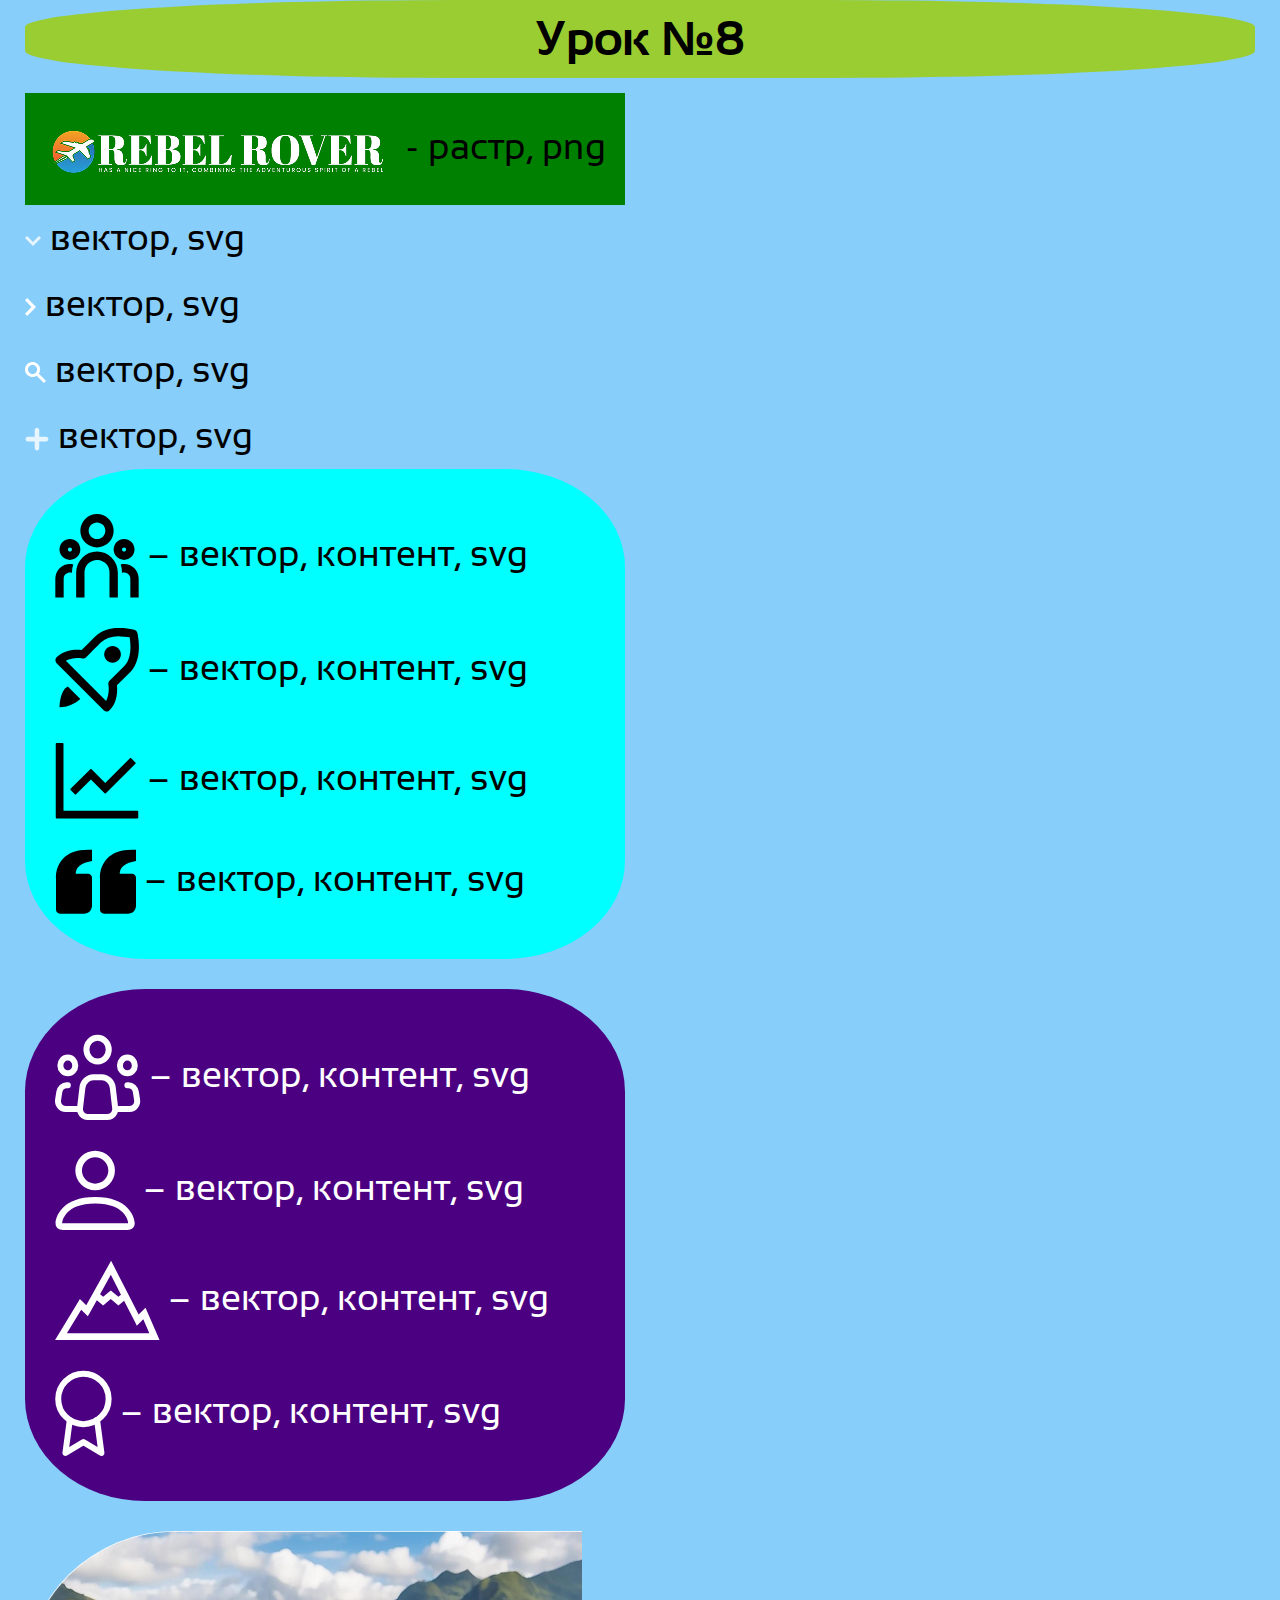
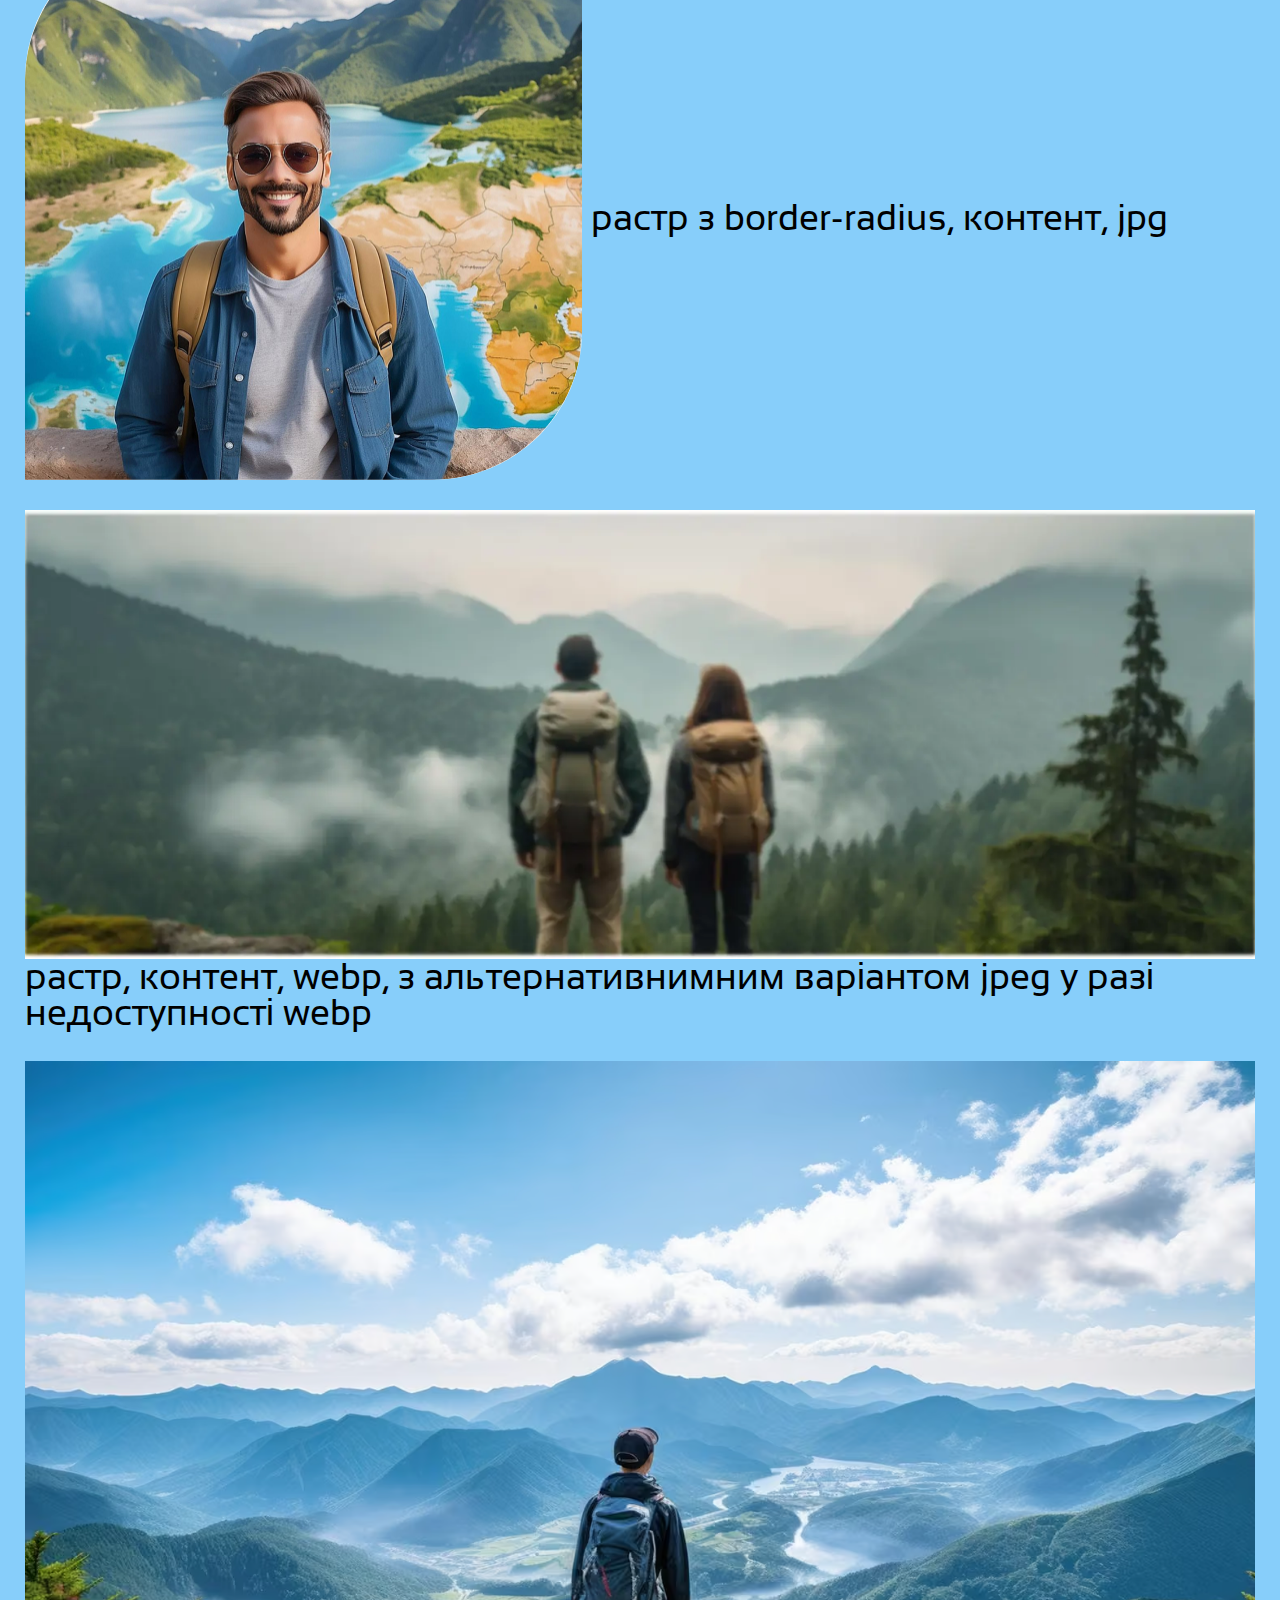
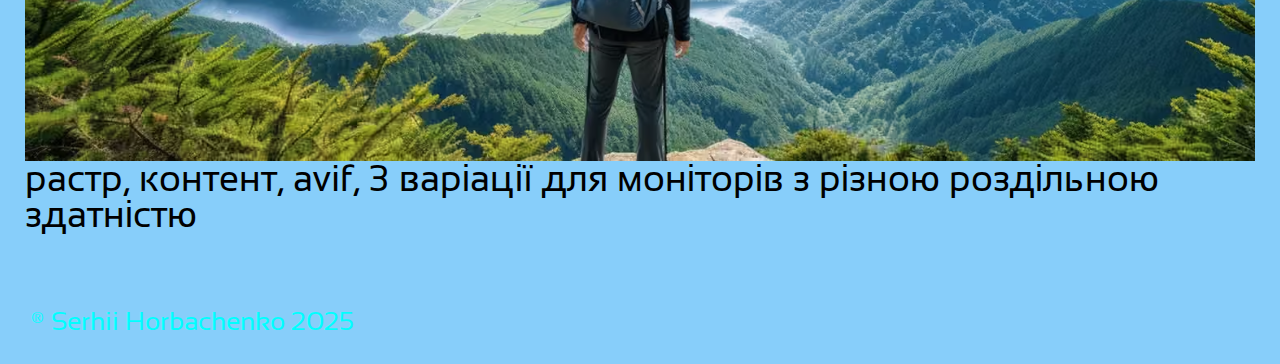
<file: homework_08/index.html>
<!DOCTYPE html>
<html lang="uk">

<head>
    <meta charset="UTF-8">
    <meta name="viewport" content="width=device-width, initial-scale=1.0">
    <title>Homework#8</title>
    <link href="https://fonts.googleapis.com/css?family=Sansation:regular,700&display=swap" rel="stylesheet">
    <link rel="stylesheet" href="css/style.css">
</head>

<body>

    <div class="wrapper">

        <header class="header__container">
            <h1 class="main__caption">Урок №8</h1>
        </header>

        <main class="page_1">
            <div class="section_1">
                <div class="content__container">
                    <div class="logo"><img src="images/logo.png" alt="brand logo">
                        <p> - растр, png</p>
                    </div>
                    <div class="icons">
                        <div class="image__container"><img src="images/vector_1.svg" alt="arrow to the bottom">
                            <p>вектор, svg</p>
                        </div>
                        <div class="image__container"><img src="images/vector_2.svg" alt="arrow to the right">
                            <p>вектор, svg</p>
                        </div>
                        <div class="image__container"><img src="images/vector_3.svg" alt="magnifier">
                            <p>вектор, svg</p>
                        </div>
                        <div class="image__container"><img src="images/vector_9.svg" alt="plus">
                            <p>вектор, svg</p>
                        </div>
                        <div class="icons__content">
                            <div class="image__container"><img src="images/vector_4.svg" alt="people group icon">
                                <p class="icons__text">– вектор, контент, svg</p>
                            </div>
                            <div class="image__container"><img src="images/vector_5.svg" alt="rocket icon">
                                <p>– вектор, контент, svg</p>
                            </div>
                            <div class="image__container"><img src="images/vector_6.svg" alt="graphic icon">
                                <p>– вектор, контент, svg</p>
                            </div>
                            <div class="image__container"><img src="images/vector_7.svg" alt="quotes icon">
                                <p>– вектор, контент, svg</p>
                            </div>
                        </div>
                        <div class="icons__content--white">
                            <div class="image__container"><img src="images/vector_8.svg" alt="people group icon">
                                <p>– вектор, контент, svg</p>
                            </div>
                            <div class="image__container"><img src="images/vector_10.svg" alt="human icon">
                                <p>– вектор, контент, svg</p>
                            </div>
                            <div class="image__container"><img src="images/vector_11.svg" alt="mountain icon">
                                <p>– вектор, контент, svg</p>
                            </div>
                            <div class="image__container"><img src="images/vector_12.svg" alt="award icon">
                                <p>– вектор, контент, svg</p>
                            </div>
                        </div>
                    </div>
                </div>
                <div class="images__container">
                    <div class="images__content--rounded"><img class="rounded" src="images/content_pic_1.jpg"
                            alt="Multiple travel guides displayed, each featuring different locations and travel advice for planning trips.">
                        <p>растр з border-radius, контент, jpg</p>
                    </div>
                    <div class="images__content--formats">
                        <picture>
                            <source srcset="images/content_pic_2.webp" type="image/webp">
                            <img src="images/content_pic_2.jpg"
                                alt="Two individuals with backpacks enjoy the view from a mountain summit, surrounded by expansive scenery.">
                        </picture>
                        <p>растр, контент, webp, з альтернативнимним варіантом jpeg у разі недоступності webp</p>
                    </div>
                    <div class="images__content--size"><img
                            srcset="images/main_picture_2x.avif 2x, images/main_picture_3x.avif 3x"
                            src="images/main_picture_1x.avif"
                            alt="Man with a backpack stands atop a mountain, gazing at the expansive valley below.">
                        <p>растр, контент, avif, 3 варіації для моніторів з різною роздільною здатністю</p>
                    </div>
                </div>
        </main>

        <footer class="footer">® Serhii Horbachenko 2025</footer>

    </div>

</body>

</html>
</file>
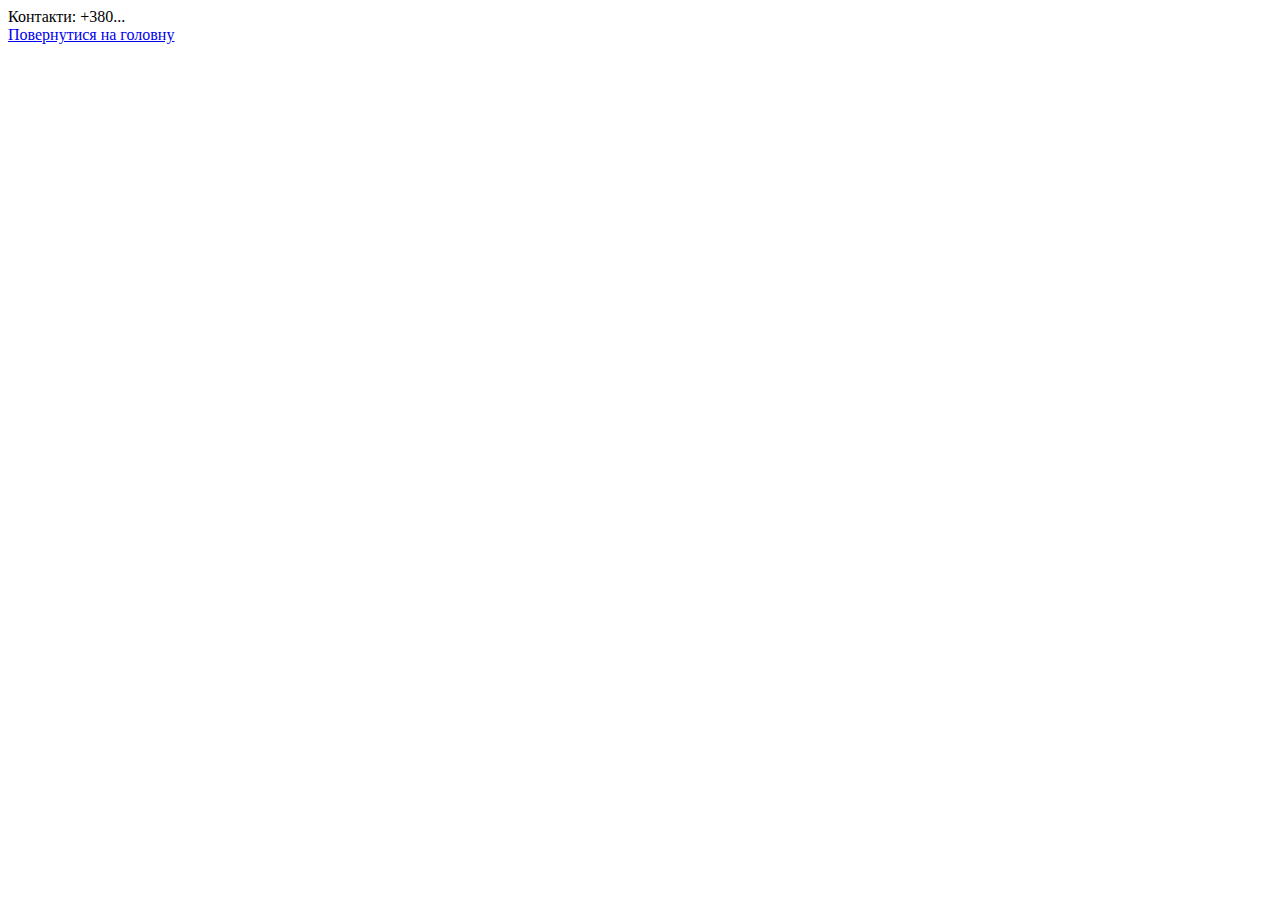
<file: homework_02/contacts.html>
<!DOCTYPE html>
<html lang="uk">
<head>
    <meta charset="UTF-8">
    <meta name="viewport" content="width=device-width, initial-scale=1.0">
    <title>Document</title>
</head>
<body>
    <div>Контакти: +380... </div>
    <a href="index.html">Повернутися на головну</a>
</body>
</html>
</file>
<file: css/style.css>
@import url("https://fonts.googleapis.com/css?family=Lato:regular,700&display=swap");
@import url("reset.css");


body {
	font-family: "Lato", sans-serif;
	color: #FFF;
	background: linear-gradient(297deg, rgba(130,58,90,1) 19%, rgba(60,37,47,1) 35%, rgba(130,58,90,1) 57%, rgba(46,34,38,1) 83%);
	background-attachment: fixed;
}
.container {
	max-width: 1200px;
	margin-inline: auto;
	padding-block: 40px;
}
h1 {
	font-size: 34px;
	text-align: center;
	&:not(:last-child){
		margin-block-end: 20px;
	}
}
ul > * {
	margin-block-end: 15px;
}
ul > *:last-child {
	margin-block-end: 0px;
}
a {
	font-size: 20px;
	transition: color 0.3s;
	@media (any-hover: hover){
		&:hover{
			color: #ffeaa6;
		}
	}
}
</file>
<file: homework_03/css/style.css>
@import url(reset.css);

h1,
h2 {
    color: violet;
	 display: flex;
}

div.description {
    color: gray
}

p {
    color: blue;
}

.text {
    color: green;
}

.text.red {
    color: red;
}

.result {
    color: hotpink;
}

.squad {
    color: fuchsia;
}

ol>li>ul>li {
    color: gold;
}

#forward {
    color: tomato;
}

ol>li {
    color: rebeccapurple;
}

a.link {
    color: blue;
}

.description+p {
    color: yellowgreen;
}

.link~.date {
    color: palevioletred;
}

.article>.cards {
    color: hotpink;
}
</file>
<file: homework_04/css/style.css>
@import url(reset.css);

@import url(fonts.css);

body {
    font-family: "Ubuntu", sans-serif;
    font-size: 18px;
    color: black;
    line-height: 1.8;
}

h1 {
    font-family: "Ubuntu", sans-serif;
    font-size: 24px;
    font-weight: 700;
    color: brown;
    text-align: center;
}

p.description {
    font-family: "ProximaNova", sans-serif;
    font-weight: 400;
    color: blueviolet;
}

.description__light {
    font-family: "ProximaNova", sans-serif;
    font-weight: 300;
    color: goldenrod;
}

li {
    font-family: "ProximaNova", sans-serif;
    font-weight: 700;
    color: blue;
    font-size: 26px;
}

h2 {
    font-family: "ProximaNova", sans-serif;
    font-weight: 700;
    text-align: center;
    font-size: 30px;
}

#result {
    font-family: "Ubuntu", sans-serif;
    font-weight: 700;
    font-size: 24px;
    text-align: center;
}

.italic {
    font-family: "Ubuntu", sans-serif;
    font-weight: 300;
    font-style: italic;
    font-size: 19px;
    text-decoration: underline;
    word-spacing: 10px;
}

.fake_info {
    text-decoration: line-through;
}

.squad_belgium {
    text-decoration: underline;
    color: red;
    text-decoration-style: wavy;
    text-decoration-color: gold;
    text-transform: capitalize;
}

.squad_ukraine {
    text-decoration: underline;
    color: blue;
    text-decoration-style: double;
    text-decoration-color: yellow;
    text-transform: capitalize;
}

.cards {
    font-family: "ProximaNova", sans-serif;
    font-size: 20px;
    color: palevioletred;
    font-weight: 700;
    text-align: justify;
    text-transform: uppercase;
    letter-spacing: 10px;
    text-shadow: 5px 8px 6px gold;
}

.section_2 {
    font-family: "Poppins", sans-serif;
    font-size: 18px;
    font-weight: 400;
    line-height: 1.5;
    letter-spacing: 0;
}

.section_2_dark {
    font-size: 20px;
    font-weight: 500;
    color: rgb(26, 26, 26, 100%)
}

.section_2_light {
    color: rgb(128, 128, 128, 100%);
}

.start_page {
    color: blue;
    text-decoration: underline;
    font-family: "Ubuntu", sans-serif;
    font-size: 20px;
    font-weight: 700;
}
</file>
<file: homework_05/css/style.css>
@import url("fonts.css");

@import url("reset.css");

.wrapper {
    max-width: 1920px;
    width: 100%;
    min-height: 820px;
    background-color: #231F8B;
}

.container {
    font-family: "Circular Std", sans-serif;
    margin: 0 auto;
    max-width: 1080px;
    width: 100%;
    padding: 112px 15px;
}

.title_box {
    max-width: 1044px;
    width: 100%;
    margin-bottom: 70px;
}

.title {
    max-width: 765px;
    width: 100%;
    color: #fff;
}

.title_desc {
    color: #5A54F2;
    font-family: "Montserrat", sans-serif;
    font-size: 14px;
    font-weight: 700;
    line-height: 24px;
    letter-spacing: 0.2px;
}

.title_name {
    margin: 10px 0;
    font-size: 36px;
    font-weight: 700;
}

.title_content {
    font-size: 14px;
    font-weight: 450;
    line-height: 20px;
    letter-spacing: 0.2px;
}

.items {
    max-width: 1050px;
    width: 100%;
    min-height: 288px;
    color: #252B42;
    font-size: 0;
}

.item_one,
.item_two,
.item_three {
    max-width: 230px;
    width: 100%;
    display: inline-block;
    margin-right: 39.5px;
    vertical-align: top;
    padding: 35px 40px;
}

.item_one {
    background-color: #fff;
}

.item_two {
    background-color: #fff;
    margin-top: 48px;
}

.item_three {
    background-color: #5A54F2;
}

.item_four {
    max-width: 230px;
    width: 100%;
    display: inline-block;
    background-color: #fff;
    margin-top: 48px;
    vertical-align: top;
    padding: 35px 40px;
}

.item_icon {
    margin-bottom: 20px;
}

.item_caption {
    font-size: 16px;
    font-weight: 700;
    line-height: 24px;
    letter-spacing: 0.1px;
    text-transform: capitalize;
    margin-bottom: 20px;
}

.red_line {
    width: 50px;
    height: 2px;
    background-color: #E74040;
    margin-bottom: 20px;
}

.item_text {
    font-family: "Montserrat", sans-serif;
    font-size: 14px;
    font-weight: 400;
    line-height: 20px;
    letter-spacing: 0.2px;
}

.white_line {
    width: 50px;
    height: 2px;
    background-color: #fff;
    margin-bottom: 20px;
}

#sox_caption {
    color: #fff;
    font-size: 16px;
    font-weight: 700;
    line-height: 24px;
    letter-spacing: 0.1px;
}

.white_line~div {
    font-family: "Montserrat", sans-serif;
    font-size: 14px;
    font-weight: 400;
    line-height: 20px;
    letter-spacing: 0.2px;
    color: #fff;
}

.section_2 {
    color: #fff;
}

.container_2 {
    margin: 0 auto;
    max-width: 1080px;
    width: 100%;
    padding: 112px 15px;
}

.caption_section_2 {
    text-align: center;
    font-family: "Montserrat", sans-serif;
    font-size: 30px;
    font-weight: 700;
    text-decoration: underline;
}

.section_2 p {
    font-family: "Circular Std", sans-serif;
    font-weight: 400;
    font-size: 18px;
}

.section_2 span {
    font-family: "Montserrat", sans-serif;
    font-weight: 400;
    font-size: 20px;
    display: inline-block;
}

.section_2_block_1>p {
    margin: 20px 0;
}

.section_2_block_1>span {
    max-width: 500px;
    width: 100%;
    vertical-align: middle;
    text-align: center;
    background-color: gray;
    margin-left: 10px;
    margin-top: 10px;
}

.img_section_2 {
    max-width: 500px;
    width: 100%;
}

.section_2_text {
    max-width: 250px;
    width: 100%;
    display: inline-block;
    background-color: gray;
    padding: 0 10px;
    text-align: center;
    vertical-align: top;
    margin-top: 50px;
}

.section_2_text>p {
    margin: 15px 0;
}

#first_p {
    margin-top: 150px;
}

#second_p {
    margin-top: 100px;
}

#third_p {
    margin-top: 200px;
}

#fourth_p {
    margin-top: 125px;
}

.section_2 {
    max-width: 1920px;
    width: 100%;
    min-height: 820px;
    background-color: violet;
}
</file>
<file: homework_06/css/style.css>
@import url(reset.css);

.header,
.footer {
    background: rgb(25, 25, 143);
    background: linear-gradient(90deg, rgba(25, 25, 143, 1) 12%, rgba(20, 166, 108, 1) 52%, rgba(0, 245, 255, 1) 78%);
    font-family: "Montserrat", sans-serif;
    font-size: 45px;
    font-weight: 700;
    text-align: center;
    color: #a103c9;
    letter-spacing: 10px;
    text-transform: uppercase;

}

.wrapper {
    min-height: 100%;
    overflow: clip;
    background-color: #302C42;
}

.container {
    max-width: 1280px;
    width: 100%;
    margin: 0 auto;
    font-size: 0px;
    padding: 15px 15px;
    background: url("../images/vector_01.png") no-repeat, url("../images/vector_02.png") no-repeat bottom;
    background-size: 100%;
}


.pic {
    max-width: 520px;
    display: inline-block;
    margin-right: 100px;
    vertical-align: top;
}

.content {
    display: inline-block;
    font-family: "Montserrat", sans-serif;
    font-size: 16px;
    color: #fff;
    max-width: 630px;
}

.caption {
    font-size: 36px;
    font-weight: 700;
    margin-top: 50px;
    margin-bottom: 5px;
}

.caption_desc {
    font-size: 36px;
    font-weight: 300;
    color: rgba(255, 255, 255, 0.95);
    margin-bottom: 42px;
}

.description {
    margin-bottom: 45px;
    min-height: 230px;
    line-height: 1.5;
}

.button {
    font-size: 12px;
    font-weight: 700;
    max-width: 214px;
    height: 48px;
    color: #343045;
    border-radius: 40px;
    background: linear-gradient(90deg, #8176AF 0%, #C0B7E8 100%);
    text-align: center;
}

.push_button {
    padding: 17px 0;
}

#virtuality {
    border-radius: 46.15% 19.23% 46.15% 19.23% / 42.86% 17.86% 42.85% 17.86%;
    box-shadow: 0px 4px 4px 0px rgba(0, 0, 0, 0.25);
    background-color: #A3A3A3;
}

.section_2 {
    margin-top: 100px;
}

.container_2 {
    max-width: 1280px;
    width: 100%;
    min-height: 170px;
    margin: 0 auto;
    padding: 15px 15px;
    border-radius: 90px;
    background: radial-gradient(2900.76% 50.13% at 50% 53.89%, rgba(58, 52, 86, 0.95) 0%, #211E2E 100%);
    box-shadow: 0px 4px 4px 0px rgba(192, 183, 232, 0.01);
    font-size: 0;
    margin-bottom: 100px;
}

.container_2>div {
    display: inline-block;
    font-size: 14px;
    color: #fff;
}

.contact_info {
    display: inline-block;
    vertical-align: middle;
    font-family: "Montserrat", sans-serif;
    line-height: 1.5;

}

.location {
    max-width: 420px;
    width: 100%;
}

.phone {
    max-width: 340px;
    width: 100%;
}

.mail {
    max-width: 420px;
    width: 100%;
}

.contact_title {
    font-size: 24px;
    font-weight: 700;
}

.icon {
    padding-left: 40px;
}

.icon:not(:first-child) {
    padding-right: 20px;
}

.ecobazar {
    min-height: 100%;
    background-color: #fff;
}

.container_3 {
    max-width: 648px;
    width: 100%;
    margin: 0 auto;
    font-size: 0px;
    padding: 15px 15px;
    margin-top: 32px;
}


.text,
.list-items {
    font-family: "Poppins", sans-serif;
    font-size: 14px;
    line-height: 150%;
    color: #808080;
}

.text p:first-child {
    margin-bottom: 15px;
}

.list-items {
    margin: 20px 0;
    line-height: 140%;
}

.list-items .item:not(:last-child) {
    margin-bottom: 14px;
}

.item {
    background-image: url(../images/check_icon.png);
    background-repeat: no-repeat;
    padding-left: 28px;
    min-height: 20px;
}
</file>
<file: homework_07/css/style.css>
@import url(reset.css);

.wrapper {
    min-height: 100%;
    overflow: clip;
}


.section_1 {
    width: 100%;
    background-color: #412672;
}

.container {
    max-width: 1230px;
    width: 100%;
    padding: 0 15px;
    margin: 0 auto;
    font-family: "Inter", sans-serif;
    font-size: 15px;
    color: #4F4F4F;
}

.title {
    color: #fff;
    font-size: 38px;
    padding-top: 60px;
    margin-bottom: 20px;
}

.title__description {
    margin-bottom: 10px;
}

.title__description--bold {
    font-weight: 700;
}

.cards {
    font-size: 0px;
    padding-bottom: 100px;
}

.item-card {
    display: inline-block;
    max-width: 380px;
    width: 100%;
    background-color: #fff;
    padding: 20px;
    min-height: 476px;
    height: 100%;
    margin-top: 10px;
    vertical-align: top;
    box-shadow: 0px 384px 108px 0px rgba(0, 0, 0, 0.00), 0px 246px 98px 0px rgba(0, 0, 0, 0.01), 0px 138px 83px 0px rgba(0, 0, 0, 0.05), 0px 62px 62px 0px rgba(0, 0, 0, 0.09), 0px 15px 34px 0px rgba(0, 0, 0, 0.10);
}

.item-card:not(:last-child) {
    margin-right: 20px;
}

.item-card:hover {
    background-color: #FFBE48;
    transition: 0.3s;
}

.item-card__picture {
    margin-bottom: 16px;
}

.item-card__title {
    margin-bottom: 16px;
    font-size: 22px;
    font-weight: 600;
}

.item-card__subtitle {
    margin-bottom: 16px;
    font-size: 15px;
    line-height: 126%;
    min-height: 76px;
    height: 100%;
}

.item-card__info {
    font-size: 15px;
    color: #FE3F3F;
    line-height: 126%;
}

.item-card__info:focus {
    text-decoration: underline 2px;
}

.info {
    max-width: 520px;
    width: 100%;
    padding: 150px 0 140px 0;
}

.info__title {
    color: #412672;
    font-size: 34px;
    margin-bottom: 20px;
}

.info__caption--bold {
    font-weight: 700;
}

.info__subtitle {
    margin-bottom: 20px;
    font-size: 22px;
}

.info__list {
    font-size: 20px;
    line-height: 255%;
}

.info__li::before {
    content: "";
    background-image: url("../images/icon_01.svg");
    width: 29px;
    height: 29px;
    vertical-align: middle;
    margin-right: 15px;
}

.section_3 {
    padding-bottom: 40px;
}

.game-title {
    font-size: 36px;
    font-weight: 700;
    text-align: center;
    color: violet;
    background-color: green;
    border-radius: 30%;
    padding: 20px 0 20px 0;
    margin-bottom: 30px;
}


.blocks-game {
    background-image: url("../images/photo_05.webp");
    background-repeat: no-repeat;
    min-height: 400px;
    height: 100%;
    margin-bottom: 40px;
    font-size: 0;
}

[class*=blocks-game__element]:not(:nth-last-child(2)) {
    background-color: pink;
    display: inline-block;
}

[class*=blocks-game__element]:not(:first-child) {
    visibility: hidden;
}

.blocks-game__element01 {
    text-align: center;
    font-size: 26px;
    font-weight: 600;
    color: #240303;
    background-color: pink;
    width: 300px;
    vertical-align: middle;
    padding-top: 10px;
    text-transform: uppercase;
}

.blocks-game__element01::after {
    content: "";
    background-image: url("../images/icon_02.svg");
    margin-left: 100px;
    width: 50px;
    height: 50px;
}

.blocks-game__element02 {
    width: 100px;
    height: 20px;
}

.blocks-game__element03 {
    width: 20px;
    height: 200px;
    margin-top: 300px;
}

.blocks-game__element04 {
    width: 45px;
    height: 10px;
    vertical-align: top;
    margin-top: 300px;
}

.blocks-game__element05 {
    width: 20px;
    height: 90px;
    margin-top: 300px;
    vertical-align: top;
}

.blocks-game__element06 {
    width: 250px;
    height: 10px;
    vertical-align: top;
    margin-top: 380px;
}

.blocks-game__element07 {
    width: 15px;
    height: 250px;
    vertical-align: top;
    margin-top: 140px;
}

.blocks-game__element08 {
    width: 200px;
    height: 10px;
    vertical-align: top;
    margin-top: 140px;
}

.blocks-game__element09 {
    background-image: url("../images/gif_01.gif");
    background-repeat: no-repeat;
    background-size: contain;
    width: 235px;
    height: 600px;
    display: inline-block;
    vertical-align: middle;
    margin-bottom: 300px;
    padding-top: 120px;
}

.blocks-game__element01:hover+.blocks-game__element02 {
    visibility: visible;
}

.blocks-game__element02:hover {
    visibility: visible;
}

.blocks-game__element02:hover+.blocks-game__element03 {
    visibility: visible;
}

.blocks-game__element03:hover {
    visibility: visible;
}

.blocks-game__element03:hover+.blocks-game__element04 {
    visibility: visible;
}

.blocks-game__element04:hover {
    visibility: visible;
}

.blocks-game__element04:hover+.blocks-game__element05 {
    visibility: visible;
}

.blocks-game__element05:hover {
    visibility: visible;
}

.blocks-game__element05:hover+.blocks-game__element06 {
    visibility: visible;
}

.blocks-game__element06:hover {
    visibility: visible;
}

.blocks-game__element06:hover+.blocks-game__element07 {
    visibility: visible;
}

.blocks-game__element07:hover {
    visibility: visible;
}

.blocks-game__element07:hover+.blocks-game__element08 {
    visibility: visible;
}

.blocks-game__element08:hover {
    visibility: visible;
}

.blocks-game__element08:hover+.blocks-game__element09 {
    visibility: visible;
}

.blocks-game__element09:hover {
    visibility: visible;
}

.spring_vibes {
    visibility: hidden;
}

.fire:target .spring_vibes {
    visibility: visible;
}
</file>
<file: homework_08/css/style.css>
@import url(reset.css);

.wrapper {
    overflow: clip;
    min-height: 100%;
}

body {
    font-family: "Sansation", sans-serif;
    font-size: 36px;
    background-color: #87CEFA;

}

header {
    text-align: center;
    font-weight: 700;
    font-size: 48px;
    background-color: yellowgreen;
    border-radius: 35%;
    padding: 30px;
    margin-top: 20px;
    margin-bottom: 30px;

}

[class*="__container"] {
    max-width: 1230px;
    width: 100%;
    padding: 15px 0;
    margin: 0 auto;
}


p {
    display: inline-block;
}

.logo {
    background-color: green;
    padding: 15px;
    max-width: 600px;
}

.logo:hover {
    background-color: yellowgreen;
    border-radius: 15%;
}

.icons__content {
    max-width: 600px;
    width: 100%;
    background-color: aqua;
    border-radius: 20%;
    padding: 30px;
    margin-bottom: 30px;
}

.icons__content--white {
    color: white;
    max-width: 600px;
    width: 100%;
    background-color: indigo;
    padding: 30px;
    border-radius: 20%;
}

.rounded {
    width: 557px;
    height: 549px;
    margin-bottom: 30px;
    border-radius: 26.929982% 0% 26.929982% 0%;
    /* 0/549px */
    /* 150px/557 */
    /* 0/549px */
    /* 150px/557px */
}

.images__content--formats {
    margin-bottom: 30px;
}

.images__content--size {
    margin-bottom: 30px;
}

.footer {
    font-size: 26px;
    padding: 30px;
    color: aqua;
}
</file>
